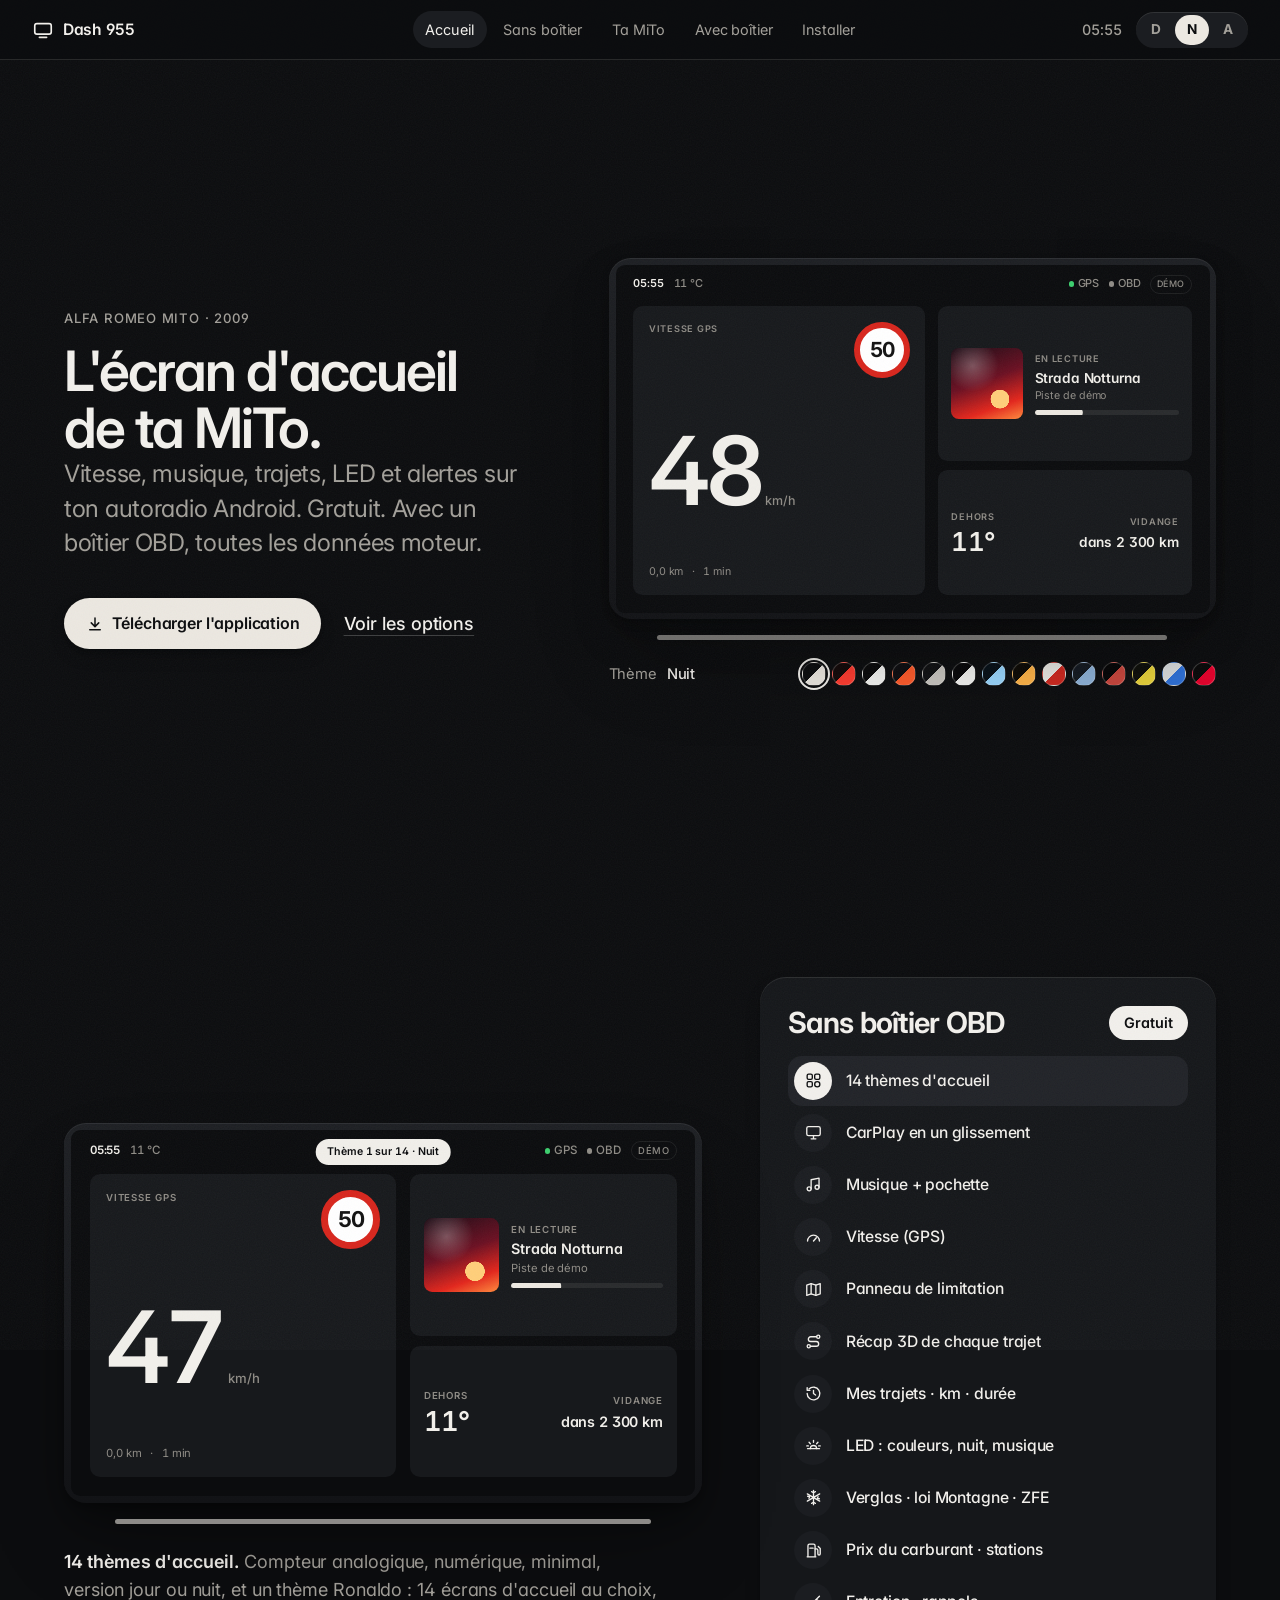
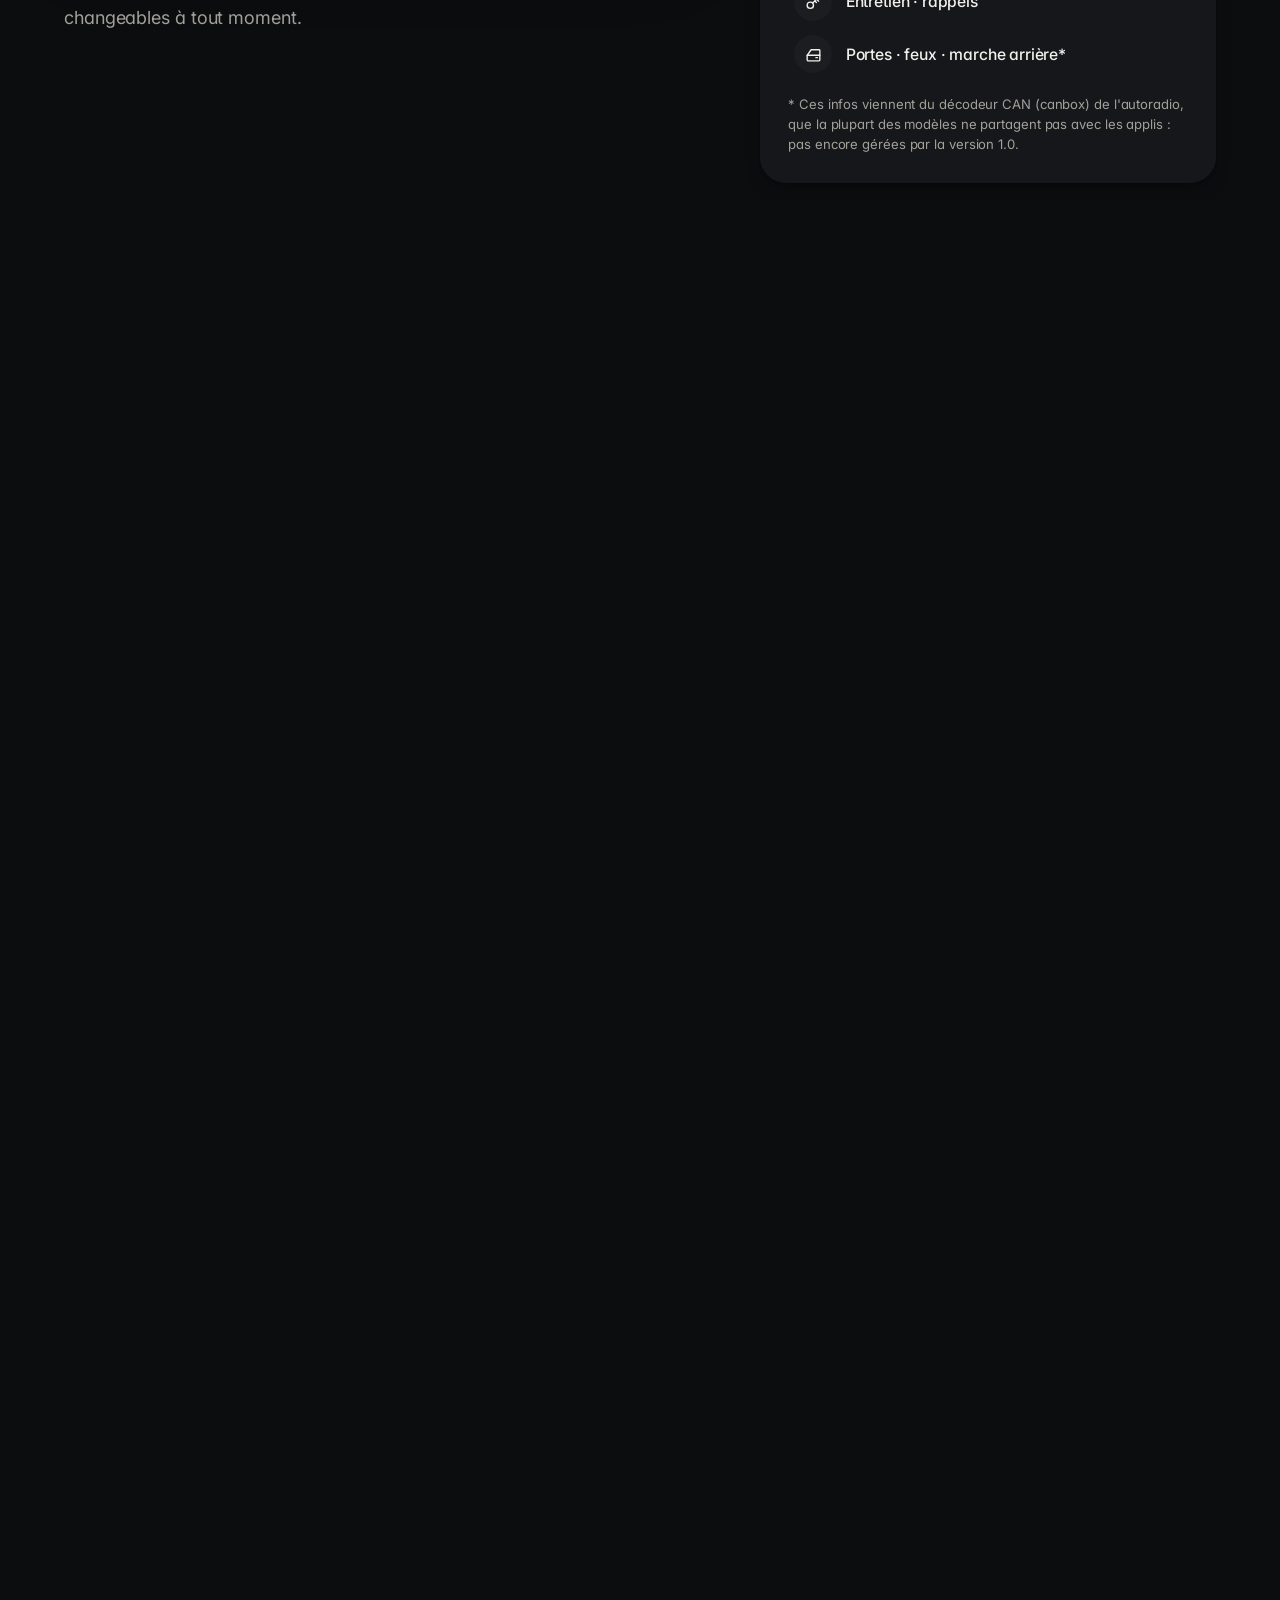
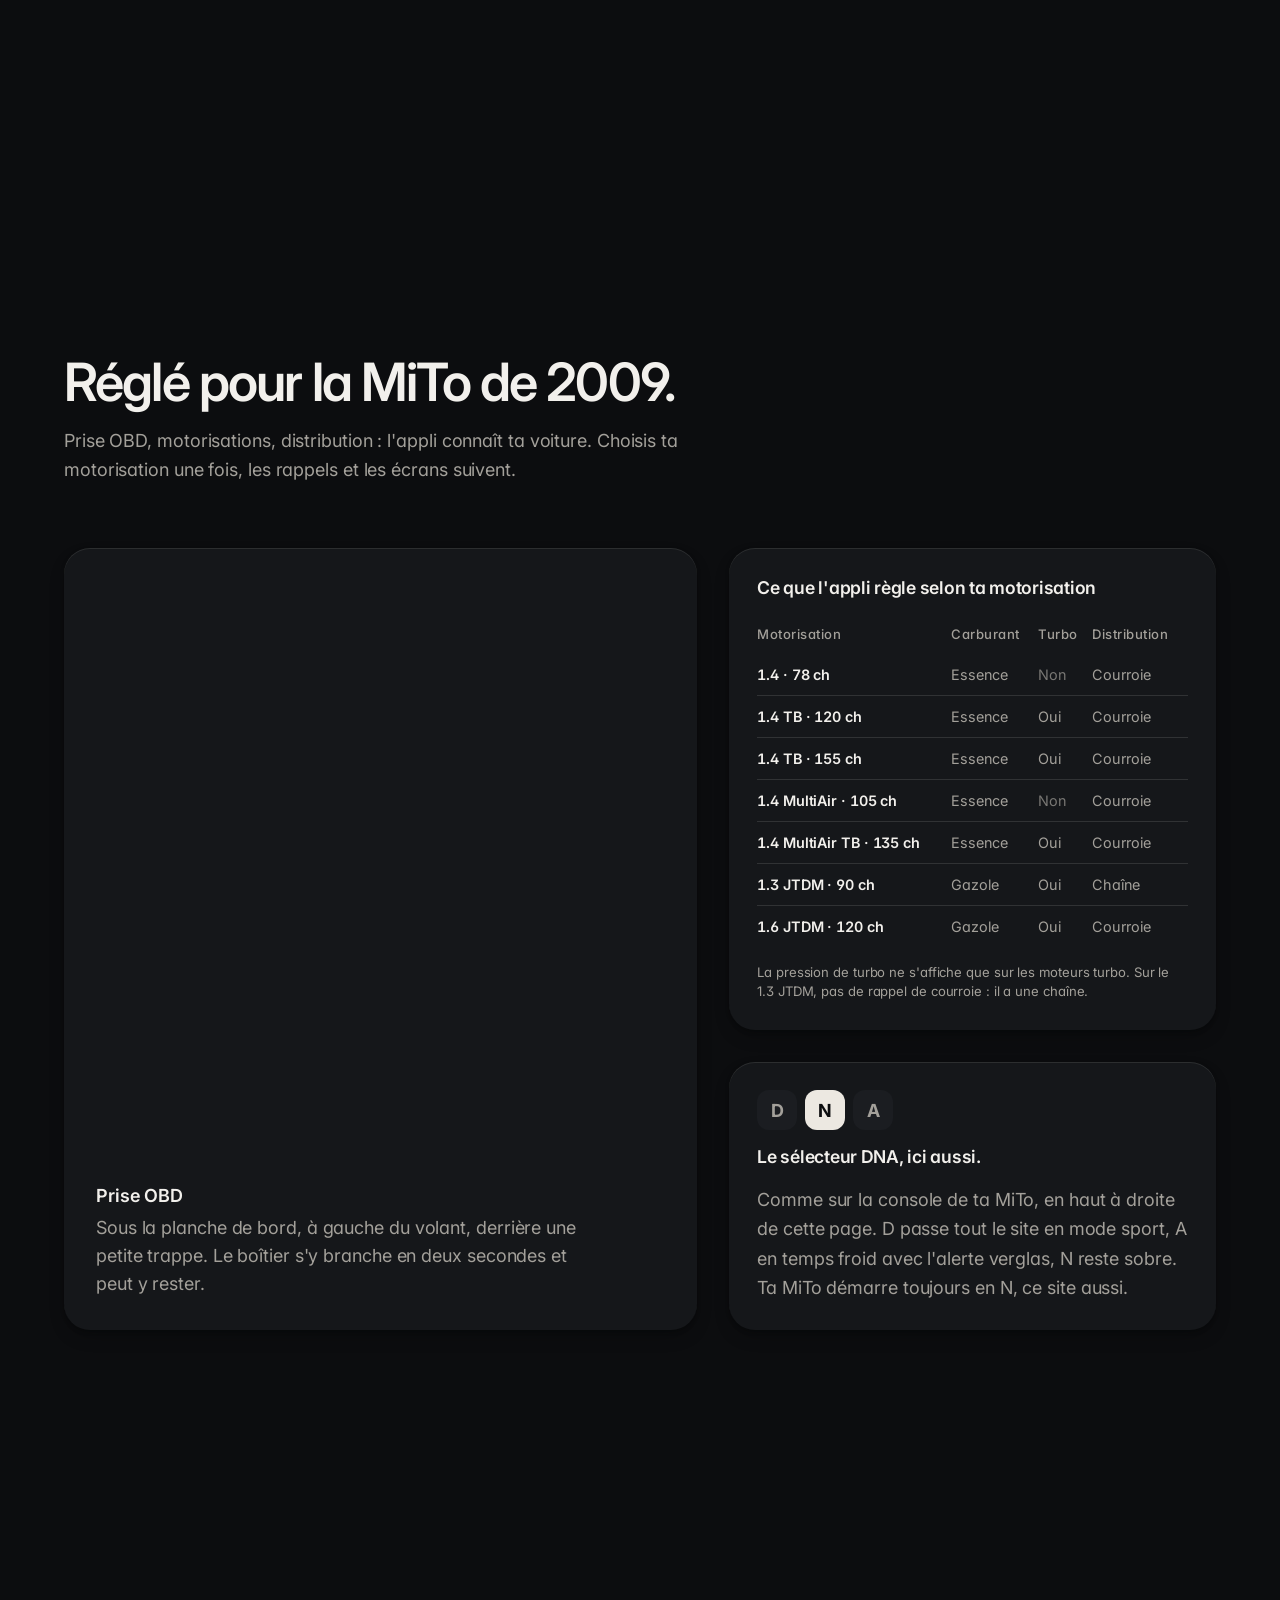
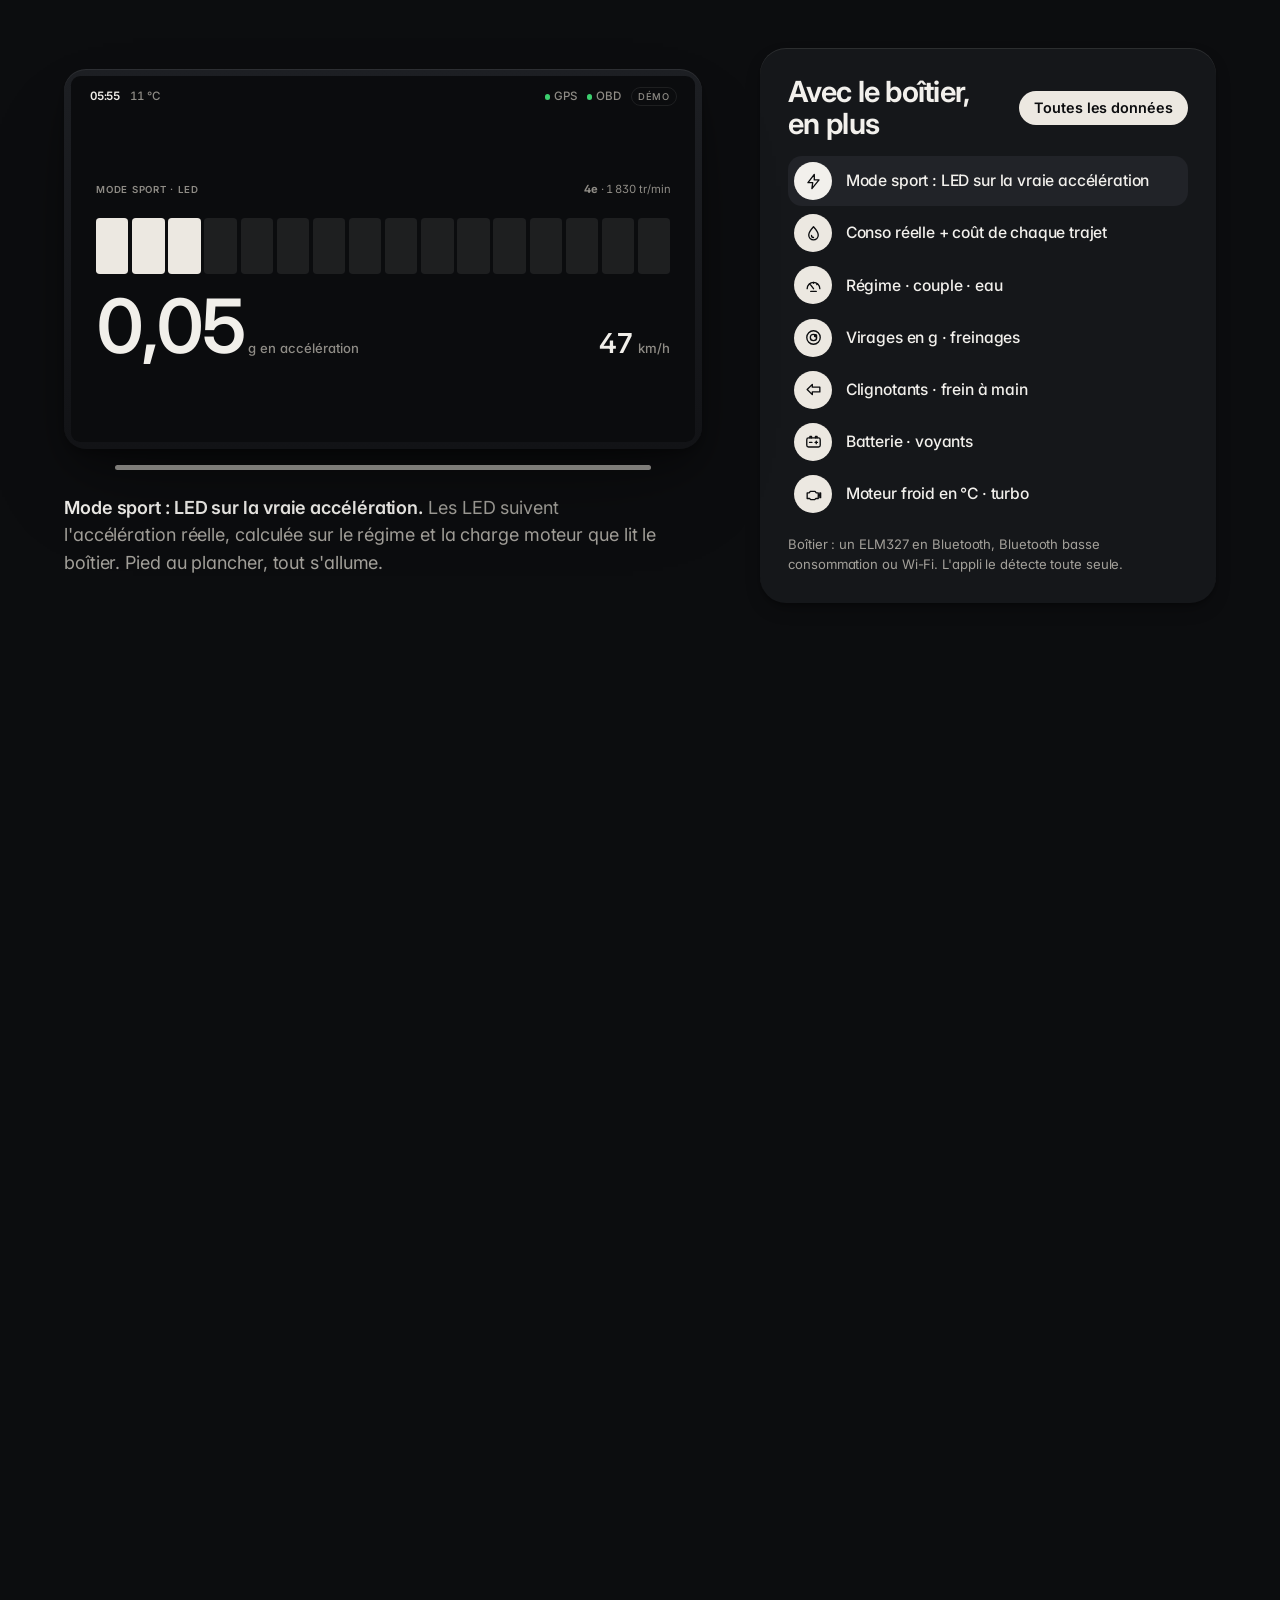
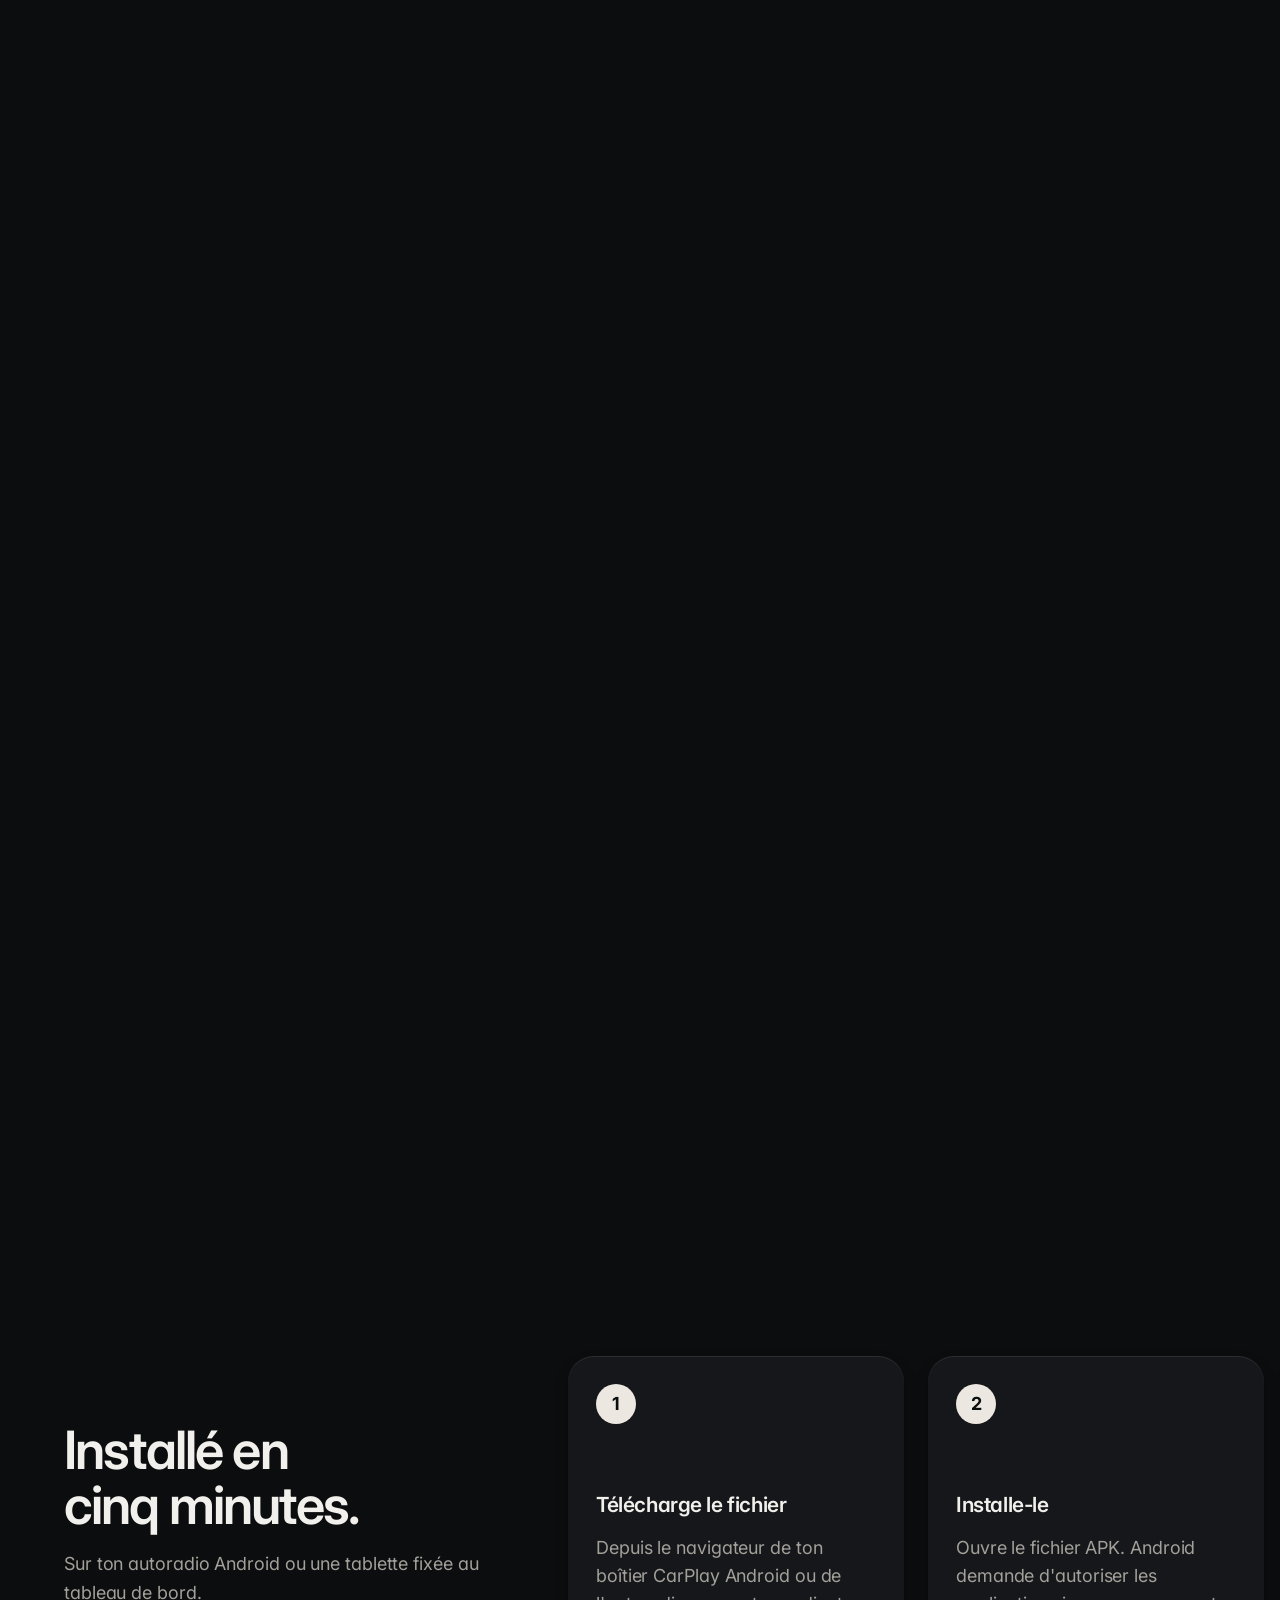
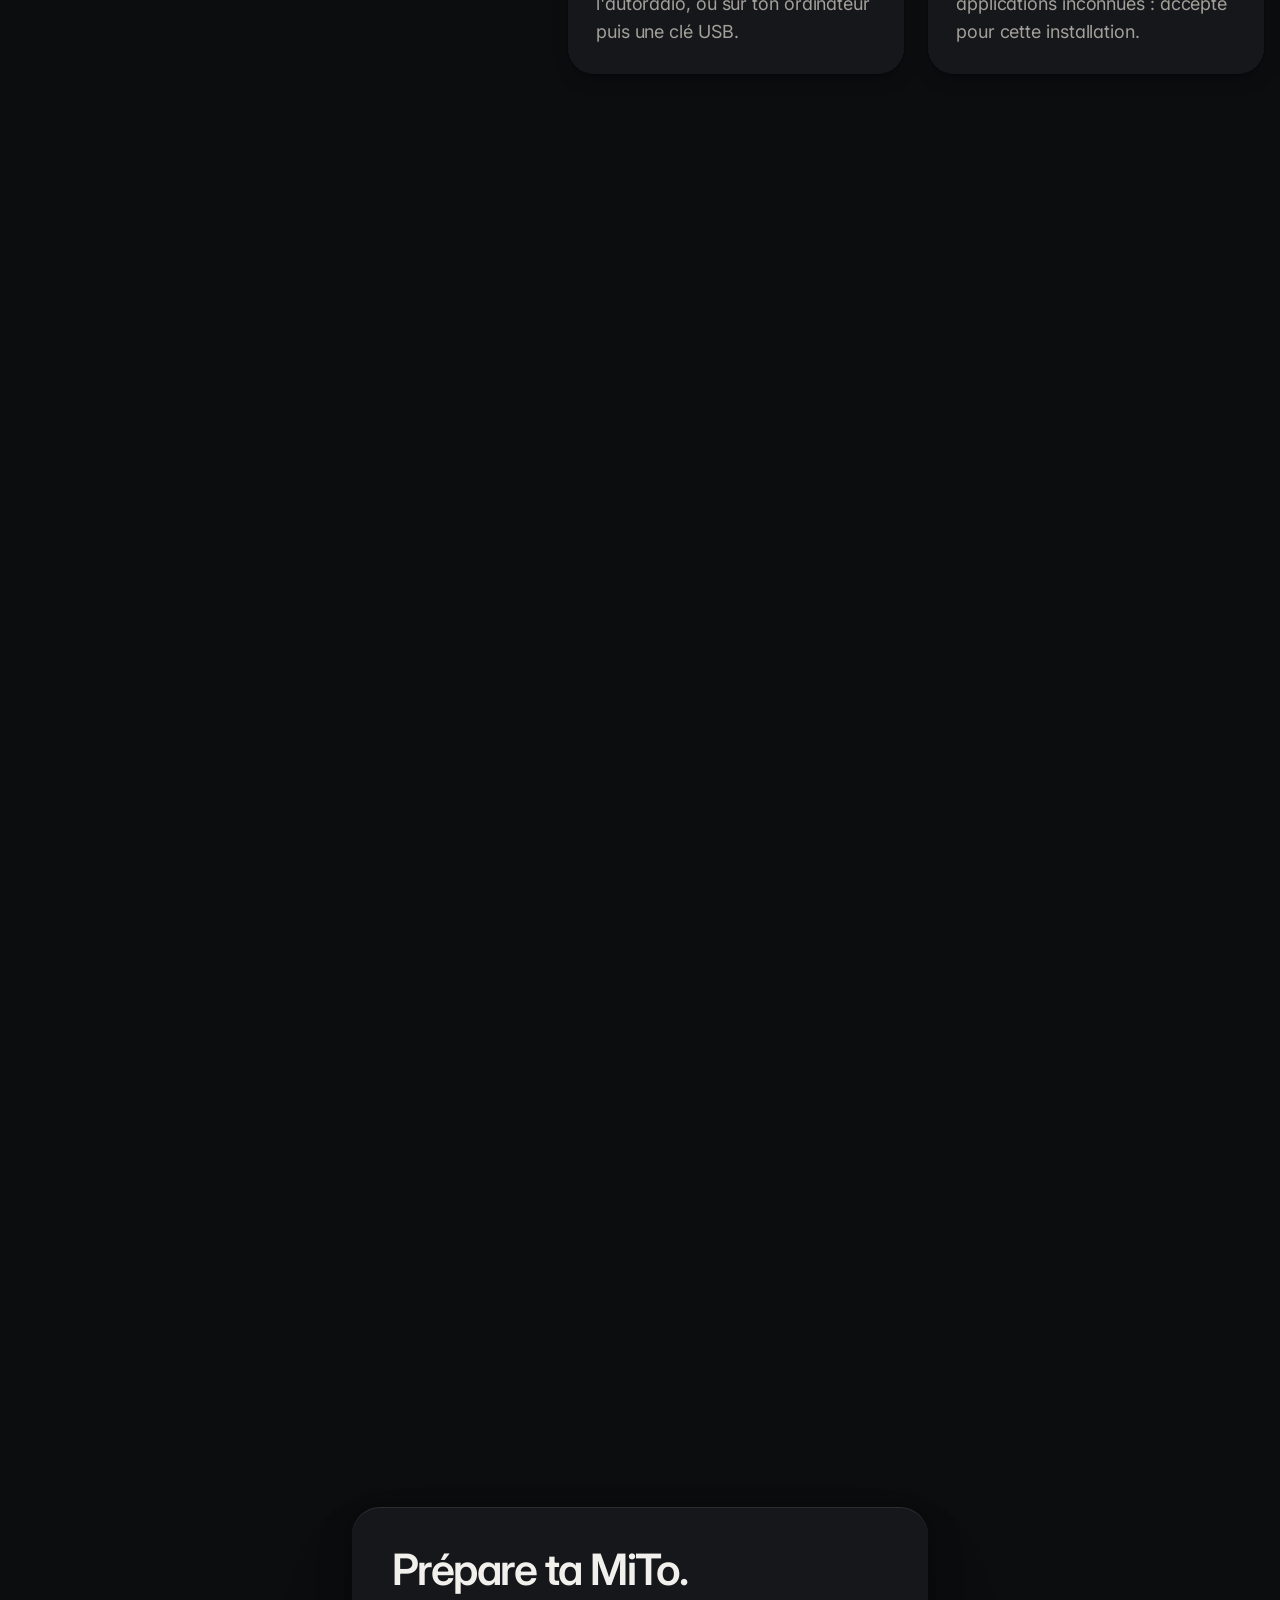
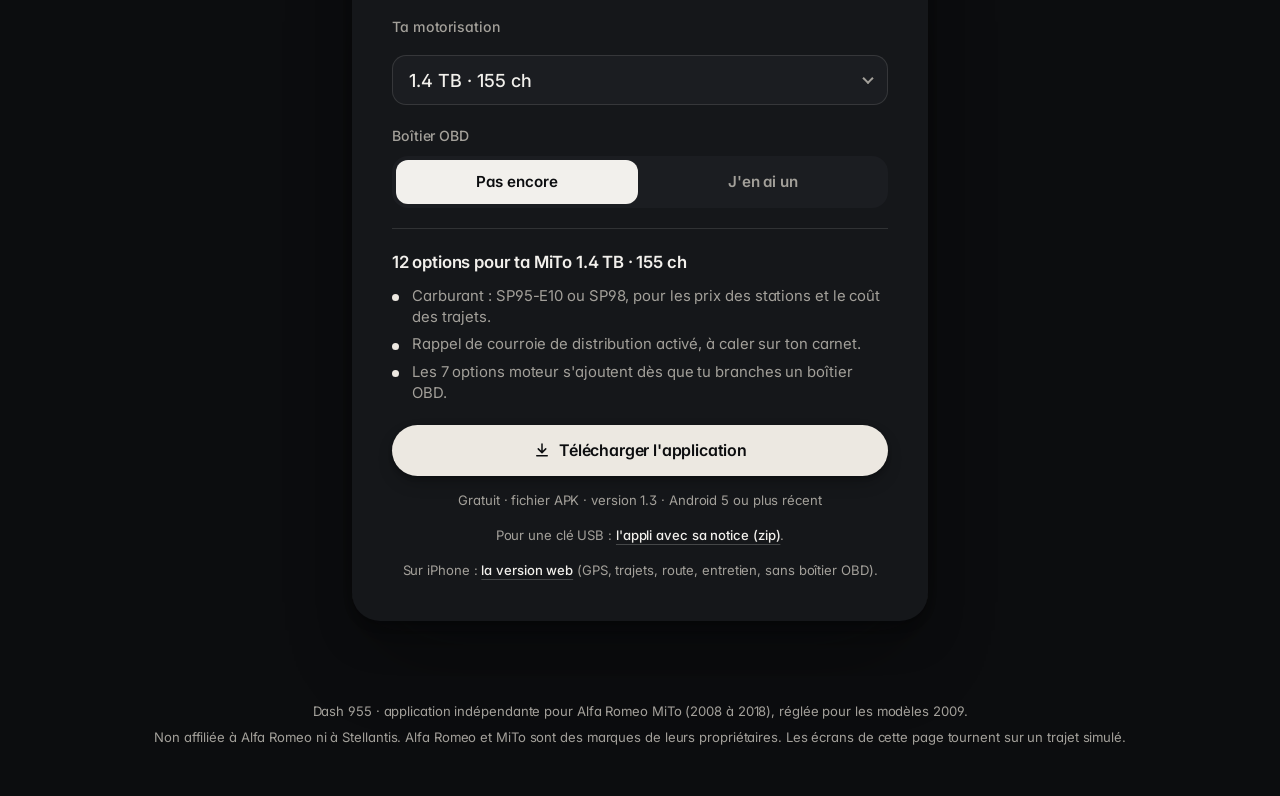
<file: sites/mito-2009/index.html>
<!doctype html>
<html lang="fr" data-dna="n">
<head>
<meta charset="utf-8">
<meta name="viewport" content="width=device-width, initial-scale=1, viewport-fit=cover">
<title>Dash 955 · l'écran d'accueil de ta Alfa Romeo MiTo 2009</title>
<meta name="description" content="Application gratuite pour autoradio Android, pensée pour l'Alfa Romeo MiTo de 2009 : 14 thèmes, vitesse GPS, musique, trajets, LED, alertes. Avec un boîtier OBD : régime, turbo, conso réelle, g, batterie.">
<meta name="theme-color" content="#0c0d0f">
<meta property="og:title" content="Dash 955 · pour Alfa Romeo MiTo 2009">
<meta property="og:description" content="L'écran d'accueil de ta MiTo. Gratuit sans boîtier, toutes les données avec un boîtier OBD.">
<meta property="og:type" content="website">
<link rel="icon" href="data:image/svg+xml,<svg xmlns='http://www.w3.org/2000/svg' viewBox='0 0 32 32'><rect width='32' height='32' rx='8' fill='%230c0d0f'/><rect x='6' y='9' width='20' height='13' rx='3' fill='none' stroke='%23ece8e1' stroke-width='2'/><path d='M10 26h12' stroke='%23e3261c' stroke-width='2.4' stroke-linecap='round'/></svg>">
<link rel="preconnect" href="https://fonts.googleapis.com">
<link rel="preconnect" href="https://fonts.gstatic.com" crossorigin>
<link rel="stylesheet" href="https://fonts.googleapis.com/css2?family=Inter:opsz,wght@14..32,400..700&display=swap">
<link rel="stylesheet" href="scrollcraft.css">
<link rel="stylesheet" href="dash.css">
<script>
  /* ------------------------------------------------------------------
     RÉGLAGE DU TÉLÉCHARGEMENT
     Mets ici le lien du fichier de l'application (APK).
     Par défaut, le site pointe vers telechargement/dash955.apk :
     dépose simplement ton fichier à cet endroit avec ce nom.
     ------------------------------------------------------------------ */
  window.DASH955 = {
    fichier: "telechargement/dash955.apk",
    version: "1.3",
    android: "Android 5 ou plus récent"
  };
</script>
</head>
<body>

<div class="sc-grain" aria-hidden="true"></div>

<!-- App chrome: the head unit's own status bar is the navigation. -->
<header class="bar">
  <a class="bar__mark" href="#accueil" aria-label="Dash 955, retour en haut">
    <svg viewBox="0 0 24 24" aria-hidden="true"><rect x="3" y="5" width="18" height="11.5" rx="2.4"/><path d="M8 20h8"/></svg>
    <span>Dash 955</span>
  </a>
  <nav class="bar__tabs" aria-label="Sections">
    <a href="#accueil">Accueil</a>
    <a href="#sans-boitier">Sans boîtier</a>
    <a href="#ta-mito">Ta MiTo</a>
    <a href="#avec-boitier">Avec boîtier</a>
    <a href="#installer">Installer</a>
  </nav>
  <div class="bar__end">
    <time class="bar__clock sc-nums" data-clock>--:--</time>
    <div class="dna" role="radiogroup" aria-label="Sélecteur DNA : change l'ambiance du site">
      <button type="button" role="radio" aria-checked="false" data-dna-set="d" title="Dynamic : mode sport">D</button>
      <button type="button" role="radio" aria-checked="true"  data-dna-set="n" title="Normal">N</button>
      <button type="button" role="radio" aria-checked="false" data-dna-set="a" title="All weather : temps froid">A</button>
    </div>
  </div>
</header>

<main>

  <!-- 1 · L'accueil: the surface, already running. -->
  <section id="accueil" class="hero" data-sc-act="flow">
    <div class="sc-wrap hero__grid">
      <div class="hero__copy" data-sc-in data-sc-stagger="70">
        <p class="sc-label">Alfa Romeo MiTo · 2009</p>
        <h1 class="hero__title">L'écran d'accueil de ta MiTo.</h1>
        <p class="hero__lede">Vitesse, musique, trajets, LED et alertes sur ton autoradio Android. Gratuit. Avec un boîtier OBD, toutes les données moteur.</p>
        <div class="hero__cta">
          <a class="btn" data-download href="telechargement/dash955.apk" download>Télécharger l'application</a>
          <a class="link" href="#sans-boitier">Voir les options</a>
        </div>
      </div>

      <div class="hero__unit">
        <div class="hu" data-screen="hero" data-view="home"></div>
        <div class="themes" role="group" aria-label="14 thèmes d'accueil">
          <p class="themes__name"><span class="themes__k">Thème</span> <span data-theme-name>Nuit</span></p>
          <div class="themes__dots" data-theme-dots></div>
        </div>
      </div>
    </div>
  </section>

  <!-- 2 · Sans boîtier OBD: the surface holds while each module runs. -->
  <section id="sans-boitier" class="mods" data-sc-act="pin" data-sc-span="4.6" data-mods="free">
    <div data-sc-stage class="mods__stage">
      <div class="sc-wrap mods__grid">
        <div class="mods__unit">
          <div class="hu" data-screen="free" data-view="home"></div>
          <p class="mods__caption" aria-live="polite" data-caption></p>
        </div>
        <div class="mods__panel">
          <div class="mods__head">
            <h2 class="mods__title">Sans boîtier OBD</h2>
            <span class="pill">Gratuit</span>
          </div>
          <ul class="feats" role="list">
            <li><button type="button" class="feat" data-view="themes" data-icon="themes"><span class="feat__t">14 thèmes d'accueil</span><span class="sr" data-detail>Compteur analogique, numérique, minimal, version jour ou nuit, et un thème Ronaldo : 14 écrans d'accueil au choix, changeables à tout moment.</span></button></li>
            <li><button type="button" class="feat" data-view="carplay" data-icon="carplay"><span class="feat__t">CarPlay en un glissement</span><span class="sr" data-detail>Un glissement vers la gauche ouvre l'appli de projection de ton autoradio. La MiTo 2009 n'a pas CarPlay d'origine : c'est l'autoradio Android qui l'apporte.</span></button></li>
            <li><button type="button" class="feat" data-view="music" data-icon="music"><span class="feat__t">Musique + pochette</span><span class="sr" data-detail>Le titre en cours et sa pochette, quelle que soit l'appli musique que tu utilises sur l'autoradio.</span></button></li>
            <li><button type="button" class="feat" data-view="speed" data-icon="speed"><span class="feat__t">Vitesse (GPS)</span><span class="sr" data-detail>La vitesse vient du GPS de l'autoradio, sans rien brancher. Ton compteur affiche toujours un peu plus : c'est normal, il est réglé pour ne jamais sous-estimer.</span></button></li>
            <li><button type="button" class="feat" data-view="limit" data-icon="limit"><span class="feat__t">Panneau de limitation</span><span class="sr" data-detail>La limitation de la route en cours s'affiche à côté de ta vitesse. Le chiffre passe au rouge si tu dépasses.</span></button></li>
            <li><button type="button" class="feat" data-view="recap" data-icon="recap"><span class="feat__t">Récap 3D de chaque trajet</span><span class="sr" data-detail>À l'arrivée, ton trajet en relief : le tracé coloré selon la vitesse, la distance, la durée et la moyenne.</span></button></li>
            <li><button type="button" class="feat" data-view="trips" data-icon="trips"><span class="feat__t">Mes trajets · km · durée</span><span class="sr" data-detail>Chaque trajet est enregistré tout seul : départ, distance, durée. Les kilomètres du mois s'additionnent.</span></button></li>
            <li><button type="button" class="feat" data-view="led" data-icon="led"><span class="feat__t">LED : couleurs, nuit, musique</span><span class="sr" data-detail>Pilote un ruban LED Bluetooth dans l'habitacle : une couleur fixe, un mode nuit tamisé, ou des LED qui battent avec la musique.</span></button></li>
            <li><button type="button" class="feat" data-view="alerts" data-icon="alerts"><span class="feat__t">Verglas · loi Montagne · ZFE</span><span class="sr" data-detail>Alerte verglas à 3 °C et moins. Rappel loi Montagne : équipements hiver obligatoires du 1er novembre au 31 mars dans les communes concernées. Alerte à l'approche d'une ZFE selon ta vignette Crit'Air.</span></button></li>
            <li><button type="button" class="feat" data-view="fuel" data-icon="fuel"><span class="feat__t">Prix du carburant · stations</span><span class="sr" data-detail>Les stations autour de toi et leur prix pour ton carburant (SP95-E10, SP98 ou gazole), triées du moins cher au plus cher.</span></button></li>
            <li><button type="button" class="feat" data-view="service" data-icon="service"><span class="feat__t">Entretien · rappels</span><span class="sr" data-detail>Vidange, distribution, contrôle technique, pneus hiver : l'appli te prévient avant l'échéance. Intervalles pré-réglés selon ta motorisation, à ajuster d'après ton carnet d'entretien.</span></button></li>
            <li><button type="button" class="feat" data-view="body" data-icon="body"><span class="feat__t">Portes · feux · marche arrière*</span><span class="sr" data-detail>Une porte ouverte, les feux allumés, la marche arrière enclenchée : tout s'affiche sur la silhouette de la MiTo, 3 portes et hayon.</span></button></li>
          </ul>
          <p class="mods__note">* Ces infos viennent du décodeur CAN (canbox) de l'autoradio, que la plupart des modèles ne partagent pas avec les applis : pas encore gérées par la version 1.0.</p>
        </div>
      </div>
    </div>
  </section>

  <!-- 3 · Ta MiTo: the one act that reads like a document. -->
  <section id="ta-mito" class="mito sc-section" data-sc-act="flow">
    <div class="sc-wrap">
      <div class="mito__intro" data-sc-in data-sc-stagger="70">
        <h2 class="mito__title">Réglé pour la MiTo de 2009.</h2>
        <p class="sc-body">Prise OBD, motorisations, distribution : l'appli connaît ta voiture. Choisis ta motorisation une fois, les rappels et les écrans suivent.</p>
      </div>

      <div class="mito__grid">
        <figure class="port" data-sc-in>
          <svg class="port__draw" viewBox="0 0 640 400" role="img" aria-labelledby="port-t">
            <title id="port-t">Vue conducteur du bas de la planche de bord de la MiTo : la prise OBD se trouve derrière une trappe, à gauche du volant.</title>
            <!-- dashboard top, binnacle -->
            <path pathLength="1" class="ln ln--soft" d="M14 72 C140 52 250 46 330 46 C420 46 520 54 626 74"/>
            <path pathLength="1" class="ln ln--soft" d="M236 62 C260 34 400 34 424 62"/>
            <!-- steering wheel -->
            <circle pathLength="1" class="ln" cx="330" cy="164" r="104"/>
            <circle pathLength="1" class="ln ln--soft" cx="330" cy="164" r="90"/>
            <circle pathLength="1" class="ln" cx="330" cy="164" r="30"/>
            <path pathLength="1" class="ln" d="M300 166 L240 170 M360 166 L420 170 M318 192 L308 252 M342 192 L352 252"/>
            <!-- column -->
            <path pathLength="1" class="ln ln--soft" d="M304 268 L296 318 M356 268 L364 318"/>
            <!-- lower dash edge and knee panel -->
            <path pathLength="1" class="ln" d="M14 236 C110 230 190 228 236 228 M424 228 C480 228 560 232 626 238"/>
            <path pathLength="1" class="ln" d="M44 252 C110 246 190 244 258 244 L270 338 C200 340 120 344 56 352 Z"/>
            <!-- the OBD flap -->
            <rect pathLength="1" class="ln ln--hot" x="150" y="276" width="70" height="42" rx="8"/>
            <circle class="port__dot" cx="185" cy="297" r="6"/>
            <text x="150" y="268">OBD</text>
            <!-- pedals -->
            <path pathLength="1" class="ln ln--soft" d="M286 344 h30 v48 h-30 z M336 344 h38 v42 h-38 z M396 344 h52 v32 h-52 z"/>
          </svg>
          <figcaption>
            <span class="port__k">Prise OBD</span>
            Sous la planche de bord, à gauche du volant, derrière une petite trappe. Le boîtier s'y branche en deux secondes et peut y rester.
          </figcaption>
        </figure>

        <div class="engines" data-sc-in>
          <h3 class="engines__title">Ce que l'appli règle selon ta motorisation</h3>
          <div class="engines__scroll">
            <table>
              <thead><tr><th scope="col">Motorisation</th><th scope="col">Carburant</th><th scope="col">Turbo</th><th scope="col">Distribution</th></tr></thead>
              <tbody>
                <tr><th scope="row">1.4 · 78&nbsp;ch</th><td>Essence</td><td class="no">Non</td><td>Courroie</td></tr>
                <tr><th scope="row">1.4 TB · 120&nbsp;ch</th><td>Essence</td><td>Oui</td><td>Courroie</td></tr>
                <tr><th scope="row">1.4 TB · 155&nbsp;ch</th><td>Essence</td><td>Oui</td><td>Courroie</td></tr>
                <tr><th scope="row">1.4 MultiAir · 105&nbsp;ch</th><td>Essence</td><td class="no">Non</td><td>Courroie</td></tr>
                <tr><th scope="row">1.4 MultiAir TB · 135&nbsp;ch</th><td>Essence</td><td>Oui</td><td>Courroie</td></tr>
                <tr><th scope="row">1.3 JTDM · 90&nbsp;ch</th><td>Gazole</td><td>Oui</td><td>Chaîne</td></tr>
                <tr><th scope="row">1.6 JTDM · 120&nbsp;ch</th><td>Gazole</td><td>Oui</td><td>Courroie</td></tr>
              </tbody>
            </table>
          </div>
          <p class="engines__note">La pression de turbo ne s'affiche que sur les moteurs turbo. Sur le 1.3 JTDM, pas de rappel de courroie : il a une chaîne.</p>
        </div>

        <div class="dnabox" data-sc-in>
          <p class="dnabox__letters" aria-hidden="true"><span>D</span><span>N</span><span>A</span></p>
          <h3 class="dnabox__title">Le sélecteur DNA, ici aussi.</h3>
          <p class="sc-body">Comme sur la console de ta MiTo, en haut à droite de cette page. D passe tout le site en mode sport, A en temps froid avec l'alerte verglas, N reste sobre. Ta MiTo démarre toujours en N, ce site aussi.</p>
        </div>
      </div>
    </div>
  </section>

  <!-- 4 · Avec le boîtier: same surface, now wired to the engine. -->
  <section id="avec-boitier" class="mods mods--box" data-sc-act="pin" data-sc-span="3.1" data-mods="box">
    <div data-sc-stage class="mods__stage">
      <div class="sc-wrap mods__grid">
        <div class="mods__unit">
          <div class="hu" data-screen="box" data-view="sport" data-obd="1"></div>
          <p class="mods__caption" aria-live="polite" data-caption></p>
        </div>
        <div class="mods__panel">
          <div class="mods__head">
            <h2 class="mods__title">Avec le boîtier, en plus</h2>
            <span class="pill pill--solid">Toutes les données</span>
          </div>
          <ul class="feats feats--box" role="list">
            <li><button type="button" class="feat" data-view="sport" data-icon="sport"><span class="feat__t">Mode sport : LED sur la vraie accélération</span><span class="sr" data-detail>Les LED suivent l'accélération réelle, calculée sur le régime et la charge moteur que lit le boîtier. Pied au plancher, tout s'allume.</span></button></li>
            <li><button type="button" class="feat" data-view="conso" data-icon="conso"><span class="feat__t">Conso réelle + coût de chaque trajet</span><span class="sr" data-detail>Consommation instantanée et moyenne calculées sur les données moteur, et le coût de chaque trajet au prix de ton carburant.</span></button></li>
            <li><button type="button" class="feat" data-view="gauges" data-icon="gauges"><span class="feat__t">Régime · couple · eau</span><span class="sr" data-detail>Régime moteur, couple estimé et température d'eau, en direct.</span></button></li>
            <li><button type="button" class="feat" data-view="g" data-icon="g"><span class="feat__t">Virages en g · freinages</span><span class="sr" data-detail>La force en virage et au freinage, en g, avec les maximums de chaque trajet.</span></button></li>
            <li><button type="button" class="feat" data-view="signals" data-icon="signals"><span class="feat__t">Clignotants · frein à main</span><span class="sr" data-detail>Sur la MiTo, clignotants et frein à main passent par le réseau carrosserie (B-CAN, broches 1 et 9 de la prise OBD), qu'un boîtier ELM327 standard ne lit pas. Pas encore gérés par la version 1.0.</span></button></li>
            <li><button type="button" class="feat" data-view="battery" data-icon="battery"><span class="feat__t">Batterie · voyants</span><span class="sr" data-detail>Tension de la batterie en direct (autour de 14 V moteur tournant, 12,6 V à l'arrêt) et lecture des codes défaut quand un voyant s'allume.</span></button></li>
            <li><button type="button" class="feat" data-view="cold" data-icon="cold"><span class="feat__t">Moteur froid en °C · turbo</span><span class="sr" data-detail>Tant que l'eau est sous 70 °C, l'écran te rappelle de ménager le moteur. Pression de turbo en bar sur les 1.4 TB, MultiAir TB et JTDM.</span></button></li>
          </ul>
          <p class="mods__note">Boîtier : un ELM327 en Bluetooth, Bluetooth basse consommation ou Wi-Fi. L'appli le détecte toute seule.</p>
        </div>
      </div>
    </div>
  </section>

  <!-- 5 · Installer: lateral travel, one step per stop. -->
  <section id="installer" class="steps" data-sc-act="pan" data-sc-span="2.2">
    <div data-sc-stage class="steps__stage">
      <ol class="steps__rail" data-sc-pan="0.08">
        <li class="steps__lead">
          <h2 class="steps__title">Installé en cinq minutes.</h2>
          <p class="sc-body">Sur ton autoradio Android ou une tablette fixée au tableau de bord.</p>
        </li>
        <li class="step"><span class="step__n">1</span><h3>Télécharge le fichier</h3><p>Depuis le navigateur de ton boîtier CarPlay Android ou de l'autoradio, ou sur ton ordinateur puis une clé USB.</p></li>
        <li class="step"><span class="step__n">2</span><h3>Installe-le</h3><p>Ouvre le fichier APK. Android demande d'autoriser les applications inconnues : accepte pour cette installation.</p></li>
        <li class="step"><span class="step__n">3</span><h3>Fais-en ton accueil</h3><p>Choisis Dash 955 comme écran d'accueil. Autorise la localisation (vitesse) et l'accès aux notifications (titre et pochette).</p></li>
        <li class="step"><span class="step__n">4</span><h3>Branche le boîtier</h3><p>En option. Prise OBD à gauche du volant, contact mis, puis « Détecter mon boîtier » dans l'onglet Moteur.</p></li>
        <li class="step"><span class="step__n">5</span><h3>Roule</h3><p>Ton premier récap 3D t'attend à l'arrivée. Les réglages se font à l'arrêt.</p></li>
      </ol>
    </div>
  </section>

  <!-- 6 · Télécharger: the close is a first-run step, a real input. -->
  <section id="telecharger" class="setup" data-sc-act="flow">
    <div class="sc-wrap setup__wrap">
      <form class="setup__card" data-setup data-sc-in onsubmit="return false">
        <h2 class="setup__title">Prépare ta MiTo.</h2>
        <div class="setup__row">
          <label for="engine">Ta motorisation</label>
          <div class="select">
            <select id="engine" name="engine" data-engine>
              <option value="14-78">1.4 · 78 ch</option>
              <option value="14tb-120">1.4 TB · 120 ch</option>
              <option value="14tb-155" selected>1.4 TB · 155 ch</option>
              <option value="14ma-105">1.4 MultiAir · 105 ch</option>
              <option value="14ma-135">1.4 MultiAir TB · 135 ch</option>
              <option value="13jtdm-90">1.3 JTDM · 90 ch</option>
              <option value="16jtdm-120">1.6 JTDM · 120 ch</option>
            </select>
          </div>
        </div>
        <fieldset class="setup__row">
          <legend>Boîtier OBD</legend>
          <div class="seg">
            <label><input type="radio" name="obd" value="0" checked data-obd-choice><span>Pas encore</span></label>
            <label><input type="radio" name="obd" value="1" data-obd-choice><span>J'en ai un</span></label>
          </div>
        </fieldset>
        <output class="setup__out" data-setup-out aria-live="polite"></output>
        <a class="btn btn--wide" data-download href="telechargement/dash955.apk" download>Télécharger l'application</a>
        <p class="setup__meta" data-file-meta>Gratuit · fichier APK · Android 5 ou plus récent</p>
        <p class="setup__meta">Pour une clé USB : <a class="link" href="telechargement/dash955-cle-usb.zip" download>l'appli avec sa notice (zip)</a>.</p>
        <p class="setup__meta">Sur iPhone : <a class="link" href="app/index.html">la version web</a> (GPS, trajets, route, entretien, sans boîtier OBD).</p>
      </form>
    </div>
    <footer class="foot sc-wrap">
      <p>Dash 955 · application indépendante pour Alfa Romeo MiTo (2008 à 2018), réglée pour les modèles 2009.</p>
      <p>Non affiliée à Alfa Romeo ni à Stellantis. Alfa Romeo et MiTo sont des marques de leurs propriétaires. Les écrans de cette page tournent sur un trajet simulé.</p>
    </footer>
  </section>

</main>

<script src="scrollcraft.js"></script>
<script>ScrollCraft.mount(document.body);</script>
<script src="dash.js"></script>
</body>
</html>
</file>
<file: sites/mito-2009/scrollcraft.css>
/* ============================================================================
   scrollcraft.css: the taste floor
   ----------------------------------------------------------------------------
   Two layers, and the split matters:

     TOKENS   what you override per brand. Colour roles, the type ramp, the
              spacing scale, elevation, motion. A brand is ~12 values.
     DEVICES  what the engine drives. Do not restyle these to taste; they are
              the mechanism. Style your own markup instead.

   Nothing here draws a "component". There are no card, badge, or pill classes,
   because a stylesheet that ships those is how every page built on it ends up
   with the same shapes. You get a floor and a vocabulary; the composition is
   yours.
   ========================================================================== */

/* ---------------------------------------------------------------- tokens -- */
:root {
  /* --- colour roles. Override these six and the page is rebranded. -------- */
  --sc-canvas:      #08090b;   /* the page ground. Drift interpolates this.   */
  --sc-surface:     #101217;   /* anything raised off the ground             */
  --sc-ink:         #f4f2ef;   /* primary text                               */
  --sc-ink-soft:    #9a9ba1;   /* secondary text. Tinted, never flat gray.   */
  --sc-accent:      #d8ff3e;   /* ONE accent. It owns a region, not confetti. */
  --sc-accent-ink:  #08090b;   /* text that sits on the accent               */

  --sc-hairline:    color-mix(in oklab, var(--sc-ink) 12%, transparent);
  --sc-hairline-strong: color-mix(in oklab, var(--sc-ink) 22%, transparent);

  /* --- type. Two families max. Display carries voice, text carries prose. - */
  --sc-font-display: "Instrument Sans", "Geist", system-ui, sans-serif;
  --sc-font-text:    "Geist", system-ui, sans-serif;
  --sc-font-mono:    "Geist Mono", ui-monospace, monospace;

  /* Fluid ramp. Tracking tightens as size grows because a face set at 6rem
     with 0 tracking reads loose; this is optical correction, not decoration. */
  --sc-t-xs:   clamp(0.75rem, 0.72rem + 0.15vw, 0.82rem);
  --sc-t-sm:   clamp(0.875rem, 0.84rem + 0.18vw, 0.95rem);
  --sc-t-base: clamp(1rem, 0.96rem + 0.22vw, 1.125rem);
  --sc-t-lg:   clamp(1.2rem, 1.1rem + 0.5vw, 1.5rem);
  --sc-t-xl:   clamp(1.6rem, 1.35rem + 1.2vw, 2.25rem);
  --sc-t-2xl:  clamp(2.1rem, 1.6rem + 2.4vw, 3.4rem);
  --sc-t-3xl:  clamp(2.8rem, 1.9rem + 4.2vw, 5rem);
  --sc-t-4xl:  clamp(3.4rem, 1.9rem + 6.6vw, 7.5rem);

  --sc-track-tight:  -0.035em;
  --sc-track-snug:   -0.02em;
  --sc-track-normal: -0.005em;
  --sc-track-wide:    0.08em;

  --sc-leading-none: 0.94;
  --sc-leading-tight: 1.06;
  --sc-leading-body: 1.62;

  --sc-measure: 62ch;

  /* --- space. 4px base: the useful middle steps an 8-only scale misses. --- */
  --sc-1: 0.25rem;  --sc-2: 0.5rem;   --sc-3: 0.75rem;  --sc-4: 1rem;
  --sc-5: 1.5rem;   --sc-6: 2rem;     --sc-7: 3rem;     --sc-8: 4rem;
  --sc-9: 6rem;     --sc-10: 8rem;    --sc-11: 12rem;

  /* Section rhythm is fluid so a phone doesn't inherit desktop air. */
  --sc-section: clamp(4.5rem, 9vw, 11rem);
  --sc-gutter:  clamp(1.25rem, 5vw, 5.5rem);
  --sc-maxw:    82rem;

  /* --- radius. Pick one scale for the page and hold it. ------------------- */
  --sc-r-sm: 6px;  --sc-r-md: 12px;  --sc-r-lg: 20px;  --sc-r-pill: 999px;

  /* --- elevation. Every shadow has an offset AND a soft blur, and is tinted
         to the canvas hue. A zero-offset coloured halo is decoration, not
         depth, so there isn't one here. ---------------------------------- */
  --sc-shadow-color: 220 40% 2%;
  --sc-e1: 0 1px 2px hsl(var(--sc-shadow-color) / 0.28),
           0 2px 6px -1px hsl(var(--sc-shadow-color) / 0.20);
  --sc-e2: 0 2px 4px hsl(var(--sc-shadow-color) / 0.24),
           0 8px 18px -4px hsl(var(--sc-shadow-color) / 0.30);
  --sc-e3: 0 4px 8px hsl(var(--sc-shadow-color) / 0.22),
           0 18px 40px -8px hsl(var(--sc-shadow-color) / 0.38),
           0 48px 90px -24px hsl(var(--sc-shadow-color) / 0.30);

  /* Edge light: a 1px top highlight sells a raised surface better than any
     amount of blur, because real raised things catch light on their lip. */
  --sc-edge: inset 0 1px 0 color-mix(in oklab, var(--sc-ink) 10%, transparent);

  /* --- motion. Built-in CSS easings are too weak for UI. ------------------ */
  --sc-ease-out:    cubic-bezier(0.23, 1, 0.32, 1);
  --sc-ease-in-out: cubic-bezier(0.77, 0, 0.175, 1);
  --sc-ease-drawer: cubic-bezier(0.32, 0.72, 0, 1);
  --sc-d-fast: 160ms;  --sc-d-base: 240ms;  --sc-d-slow: 420ms;

  --sc-z-stage: 1; --sc-z-copy: 20; --sc-z-chrome: 60;
}

/* --------------------------------------------------------------- reset -- */
*, *::before, *::after { box-sizing: border-box; }
html { -webkit-text-size-adjust: 100%; scroll-behavior: smooth; }
@media (prefers-reduced-motion: reduce) { html { scroll-behavior: auto; } }

body {
  margin: 0;
  background: var(--sc-canvas);
  color: var(--sc-ink);
  font-family: var(--sc-font-text);
  font-size: var(--sc-t-base);
  line-height: var(--sc-leading-body);
  letter-spacing: var(--sc-track-normal);
  -webkit-font-smoothing: antialiased;
  text-rendering: optimizeLegibility;
  font-synthesis-weight: none;
  overflow-x: clip;
}
img, video, canvas, svg { display: block; max-width: 100%; }
button, input, select, textarea { font: inherit; color: inherit; }

/* ------------------------------------------------- the browser surfaces --
   The parts you did not draw still carry the design. Selection, caret, focus
   ring, scrollbar and tabular numerals all ship with defaults that belong to no
   design system. Theming them is the cheapest signal that a page was built
   rather than assembled, and it is the step that gets skipped most reliably. */
::selection { background: var(--sc-accent); color: var(--sc-accent-ink); }
:root { caret-color: var(--sc-accent); accent-color: var(--sc-accent); }
:focus-visible {
  outline: 2px solid var(--sc-accent);
  outline-offset: 3px;
  border-radius: var(--sc-r-sm);
}
:where(a) { color: inherit; text-decoration-thickness: 1px; text-underline-offset: 0.22em; }
@supports (scrollbar-color: auto) {
  html { scrollbar-color: color-mix(in oklab, var(--sc-ink) 26%, transparent) transparent; scrollbar-width: thin; }
}
:where(table, .sc-nums, [data-sc-count]) { font-variant-numeric: tabular-nums; }

/* ----------------------------------------------------------- typography -- */
.sc-display {
  font-family: var(--sc-font-display);
  font-weight: 500;
  line-height: var(--sc-leading-none);
  letter-spacing: var(--sc-track-tight);
  text-wrap: balance;
  margin: 0;
}
.sc-display--xl { font-size: var(--sc-t-4xl); }
.sc-display--lg { font-size: var(--sc-t-3xl); }
.sc-display--md { font-size: var(--sc-t-2xl); letter-spacing: var(--sc-track-snug); }
.sc-lede {
  font-size: var(--sc-t-lg);
  line-height: 1.44;
  letter-spacing: var(--sc-track-snug);
  color: var(--sc-ink);
  max-width: 46ch;
  text-wrap: pretty;
  margin: 0;
}
.sc-body { max-width: var(--sc-measure); color: var(--sc-ink-soft); text-wrap: pretty; margin: 0; }
.sc-label {
  font-family: var(--sc-font-mono);
  font-size: var(--sc-t-xs);
  letter-spacing: var(--sc-track-wide);
  text-transform: uppercase;
  color: var(--sc-ink-soft);
}

/* ---------------------------------------------------------------- layout -- */
.sc-wrap { width: 100%; max-width: var(--sc-maxw); margin-inline: auto; padding-inline: var(--sc-gutter); }
.sc-section { padding-block: var(--sc-section); }
/* More space above a heading than below it: the gap belongs to the boundary,
   not to the pair. */
.sc-stack > * + * { margin-top: var(--sc-4); }
.sc-stack > :is(h1,h2,h3) { margin-top: var(--sc-7); }
.sc-stack > :is(h1,h2,h3):first-child { margin-top: 0; }
.sc-rule { height: 1px; border: 0; background: var(--sc-hairline); margin: 0; }

/* =============================================================== DEVICES ==
   Driven by the engine. Restyle your own markup, not these.                */

.sc-act--pinned { position: relative; }
.sc-stage {
  position: sticky; top: 0;
  height: 100vh; height: 100svh;
  overflow: clip;
  z-index: var(--sc-z-stage);
}

/* scrub / sequence media */
.sc-stage :is(video[data-sc-scrub], canvas[data-sc-sequence], .sc-stage__poster) {
  position: absolute; inset: 0;
  width: 100%; height: 100%;
  object-fit: cover;
}
video[data-sc-scrub] { opacity: 0; transition: opacity 380ms var(--sc-ease-out); }
.sc-has-clip video[data-sc-scrub] { opacity: 1; }
/* The poster is a live frame-holder, not a placeholder: it stays up until a
   real video frame has painted, which is what stops the blank-stage flash. */
.sc-stage__poster { z-index: 0; transition: opacity 380ms var(--sc-ease-out); }
.sc-has-clip .sc-stage__poster { opacity: 0; }

/* A scrim only where text sits. A full-frame darkening layer flattens the
   image everywhere to fix contrast in one corner. */
.sc-scrim {
  position: absolute; inset: 0; pointer-events: none; z-index: 1;
  background: linear-gradient(
    var(--sc-scrim-angle, 180deg),
    color-mix(in oklab, var(--sc-canvas) var(--sc-scrim-a, 78%), transparent) 0%,
    color-mix(in oklab, var(--sc-canvas) 30%, transparent) 42%,
    transparent 68%);
}
/* Point the scrim at the copy. A scrim gradient that darkens the top while the
   copy sits at the bottom fixes contrast nowhere and flattens the image
   everywhere, which is the most common way text-over-video goes wrong. */
.sc-scrim--bottom { --sc-scrim-angle: 0deg; }
.sc-scrim--left   { --sc-scrim-angle: 90deg; }
.sc-scrim--right  { --sc-scrim-angle: 270deg; }

/* Corner scrims, for copy anchored to a corner. An edge gradient has to darken
   a whole band across the frame to cover one corner; a corner gradient puts the
   density where the text is and leaves the rest of the image alone. Pair with
   .sc-copy--lead / .sc-copy--trail. */
.sc-scrim--lead {
  background: linear-gradient(to top right,
    color-mix(in oklab, var(--sc-canvas) 94%, transparent) 0%,
    color-mix(in oklab, var(--sc-canvas) 72%, transparent) 30%,
    color-mix(in oklab, var(--sc-canvas) 30%, transparent) 52%,
    transparent 72%);
}
.sc-scrim--trail {
  background: linear-gradient(to top left,
    color-mix(in oklab, var(--sc-canvas) 94%, transparent) 0%,
    color-mix(in oklab, var(--sc-canvas) 72%, transparent) 30%,
    color-mix(in oklab, var(--sc-canvas) 30%, transparent) 52%,
    transparent 72%);
}
/* A band across the bottom, for copy that spans the full width of the frame.
   That is what both corner anchors become below 860px, and it is also the right
   shape whenever the copy block is wider than a corner. */
.sc-scrim--band {
  background: linear-gradient(to top,
    color-mix(in oklab, var(--sc-canvas) 94%, transparent) 0%,
    color-mix(in oklab, var(--sc-canvas) 74%, transparent) 22%,
    color-mix(in oklab, var(--sc-canvas) 30%, transparent) 42%,
    transparent 58%);
}
.sc-scrim--vignette {
  background: radial-gradient(120% 90% at 50% 45%, transparent 40%,
              color-mix(in oklab, var(--sc-canvas) 70%, transparent) 100%);
}

/* copy over a stage.
   max-width is in rem, never ch. A `ch` on this container resolves against the
   CONTAINER's font-size (body size), not the display size of the heading inside
   it, so `max-width: 20ch` here silently produces a ~180px column and wraps a
   hero headline to six lines. Set a ch measure on the text element itself. */
.sc-copy {
  position: absolute; z-index: var(--sc-z-copy);
  inset-inline: var(--sc-gutter);
  max-width: min(46rem, 76vw);
  will-change: opacity, transform;
}
.sc-copy--lead   { left: var(--sc-gutter); bottom: clamp(3rem, 12vh, 9rem); }
/* inset-inline FIRST. It is the shorthand for left+right, so declaring it after
   `left: 50%` resets left to auto and the block drifts off the left edge. */
.sc-copy--center { inset-inline: auto; left: 50%; top: 50%; translate: -50% -50%; text-align: center; }
.sc-copy--trail  { inset-inline: auto; right: var(--sc-gutter); bottom: clamp(3rem, 12vh, 9rem); text-align: right; }

/* cue defaults: the engine writes opacity/transform inline, these are the
   pre-paint state so nothing flashes before the first read() */
[data-sc-cue] { opacity: 0; will-change: opacity, transform; }
.sc-ready [data-sc-cue] { transition: none; }

/* kinetic split */
.sc-split { display: inline-block; overflow: hidden; vertical-align: top; }
/* Descenders live below the baseline; a line mask clipped to the line box eats
   the tails off g, y, p, j. The padding buys them room back. */
.sc-split--line { display: block; padding-bottom: 0.14em; margin-bottom: -0.14em; }
.sc-split__i { display: inline-block; will-change: transform, opacity; }
.sc-is-split { opacity: 1 !important; }

/* horizontal rail */
[data-sc-pan] { display: flex; will-change: transform; }

/* reveal + parallax */
[data-sc-reveal] { will-change: clip-path; }
[data-sc-parallax] { will-change: transform; }

/* flow reveal (fires once) */
[data-sc-in], [data-sc-stagger] > * {
  opacity: 0;
  transform: translate3d(0, 14px, 0);
  transition: opacity 620ms var(--sc-ease-out), transform 620ms var(--sc-ease-out);
}
[data-sc-in].sc-in, [data-sc-stagger] > .sc-in { opacity: 1; transform: none; }

/* pointer devices */
[data-sc-tilt] { transform-style: preserve-3d; will-change: transform; }
[data-sc-magnet] { will-change: transform; }
/* isolation always; position only if nothing more specific already set it.
   Written with :where() (zero specificity) on purpose: a plain `position:
   relative` here has the same weight as `.sc-stage` and, being later in the
   file, silently wins. A stage carrying both attributes then stops being
   sticky and the whole act scrolls away instead of pinning. */
[data-sc-spotlight] { isolation: isolate; }
:where([data-sc-spotlight]) { position: relative; }
[data-sc-spotlight]::after {
  content: ""; position: absolute; inset: 0; pointer-events: none; z-index: 2;
  background: radial-gradient(
    28rem 28rem at calc(var(--sc-mx, 0.5) * 100%) calc(var(--sc-my, 0.5) * 100%),
    color-mix(in oklab, var(--sc-accent) 16%, transparent), transparent 70%);
  opacity: 0; transition: opacity var(--sc-d-slow) var(--sc-ease-out);
}
[data-sc-spotlight]:hover::after { opacity: 1; }

/* =========================================================== WORLDFLIGHT ==
   One fixed stage for the whole page. The only thing in document flow is the
   spacer, and it is empty. If you find yourself adding a section here, you want
   act mode instead: the moment a real block scrolls past the fixed stage, the
   page has a seam again and the whole point is gone.                        */

[data-sc-mode="worldflight"] { position: relative; }

.sc-world {
  position: fixed; inset: 0;
  overflow: clip;
  z-index: var(--sc-z-stage);
  background: var(--sc-canvas);
}

/* Every leg is mounted for the life of the page and stacked in the same box.
   The engine owns opacity, visibility and z-index here; do not set them. */
.sc-world__seg {
  position: absolute; inset: 0;
  opacity: 0;
  will-change: opacity;
}
.sc-world__seg > :is(video, img, canvas) {
  position: absolute; inset: 0;
  width: 100%; height: 100%;
  object-fit: cover;
}
/* The poster is the frame-holder AND the first camera move: the engine pushes
   it in slowly until a real decoded frame is available to replace it. */
.sc-world__poster {
  z-index: 0;
  transform-origin: 50% 50%;
  transition: opacity 420ms var(--sc-ease-out);
}
.sc-world__seg > video { z-index: 1; }
.sc-world__seg.sc-has-clip .sc-world__poster { opacity: 0; }
/* The act stylesheet lights a clip through its ancestor act. A worldflight leg
   has no act, so match the class the engine also writes on the clip itself. */
video[data-sc-scrub].sc-has-clip { opacity: 1; }

/* The copy layer is fixed too, and inert by default: the engine hands
   pointer-events back to a block only while it is actually legible. */
.sc-world__copy {
  position: fixed; inset: 0;
  z-index: var(--sc-z-copy);
  pointer-events: none;
}
.sc-world__scrim { position: absolute; inset: 0; pointer-events: none; z-index: 0; }
[data-sc-copy] {
  opacity: 0;
  pointer-events: none;
  will-change: opacity, transform;
}
.sc-ready [data-sc-copy] { transition: none; }

/* The track. Empty on purpose. */
.sc-world__spacer { pointer-events: none; }

/* scroll progress */
[data-sc-progress] {
  position: fixed; inset: 0 0 auto 0; height: 2px; z-index: var(--sc-z-chrome);
  background: var(--sc-accent); transform-origin: 0 50%; transform: scaleX(0);
  will-change: transform;
}

/* ----------------------------------------------------------- atmosphere --
   Depth is not only shadow. Grain keeps a flat dark ground from banding, and
   it is the difference between "a dark page" and "a lit room". */
.sc-grain { position: fixed; inset: 0; pointer-events: none; z-index: 3; opacity: 0.045; }
.sc-grain::before {
  content: ""; position: absolute; inset: -50%;
  background-image: url("data:image/svg+xml;utf8,<svg xmlns='http://www.w3.org/2000/svg' width='140' height='140'><filter id='n'><feTurbulence type='fractalNoise' baseFrequency='0.85' numOctaves='3'/></filter><rect width='140' height='140' filter='url(%23n)'/></svg>");
}

/* -------------------------------------------------------- reduced motion -- */
@media (prefers-reduced-motion: reduce) {
  /* Fewer and gentler, not zero. Opacity still carries the reveal so the page
     is comprehensible; every position change is dropped. */
  [data-sc-in], [data-sc-stagger] > * { transform: none; transition-duration: 220ms; }
  [data-sc-parallax], [data-sc-pan], .sc-split__i { transform: none !important; }
  /* A wipe is a position change too. Show reveal content settled. */
  [data-sc-reveal] { clip-path: none !important; }
  /* A rail's transform IS its navigation, not decoration. Zeroing it the way
     parallax and kinetic type are zeroed parks the act on its first screenful
     and makes everything past the fold unreachable: a device degrading into
     missing content. Hand the travel back to the reader as an ordinary scroll
     region instead, so the same items are all still gettable without motion.
     A build that would rather re-lay the rail out as a grid can still do that;
     this is the floor, not the ceiling. */
  [data-sc-act="pan"] .sc-stage,
  [data-sc-act="pan"] [data-sc-stage] {
    overflow-x: auto; overflow-y: hidden;
    overscroll-behavior-x: contain;
    scroll-snap-type: x proximity;
  }
  [data-sc-pan] > * { scroll-snap-align: center; }
  [data-sc-spotlight]::after { display: none; }
  /* A worldflight keeps its whole story here. No clip is ever fetched, so the
     posters are the film, and they cross-dissolve through exactly the same
     seams at exactly the same scroll positions. The push-in and the copy drift
     are the only things that go. */
  .sc-world__poster, [data-sc-copy] { transform: none !important; }
}

/* --------------------------------------------------------------- mobile -- */
@media (max-width: 860px) {
  .sc-copy { inset-inline: var(--sc-gutter); max-width: none; }
  .sc-copy--trail { text-align: left; }
  .sc-stage { height: 100svh; }
  /* .sc-copy--trail re-anchors to the left and spans the full width here, so a
     bottom-RIGHT corner gradient darkens the one corner the copy just left and
     guarantees a contrast failure over any bright clip. Point the density at
     the copy: the same band .sc-scrim--band paints. */
  .sc-scrim--trail {
    background: linear-gradient(to top,
      color-mix(in oklab, var(--sc-canvas) 94%, transparent) 0%,
      color-mix(in oklab, var(--sc-canvas) 74%, transparent) 22%,
      color-mix(in oklab, var(--sc-canvas) 30%, transparent) 42%,
      transparent 58%);
  }
}
</file>
<file: sites/mito-2009/dash.css>
/* ==========================================================================
   Dash 955 · page styles. The engine (scrollcraft.css) is untouched; this file
   themes its tokens and styles the page's own markup.
   ========================================================================== */

@property --sc-accent { syntax: '<color>'; inherits: true; initial-value: #ece8e1; }

:root {
  --sc-canvas:     #0c0d0f;
  --sc-surface:    #15171a;
  --sc-ink:        #f2f0ec;
  --sc-ink-soft:   #a3a09a;
  --sc-accent:     #ece8e1;
  --sc-accent-ink: #0c0d0f;
  --sc-font-display: "Inter Display", "Inter", system-ui, -apple-system, "Segoe UI", sans-serif;
  --sc-font-text:    "Inter", system-ui, -apple-system, "Segoe UI", sans-serif;
  --sc-font-mono:    "Inter", system-ui, -apple-system, "Segoe UI", sans-serif;
  --sc-shadow-color: 220 20% 2%;

  --raised: #1b1d21;
  --raised-2: #212328;
  --bar-h: 60px;
  --led: #ece8e1;

  transition: --sc-accent 420ms var(--sc-ease-out);
}
/* The DNA selector regrades the whole page through these three blocks. */
:root[data-dna="d"] { --sc-accent: #e3261c; --sc-accent-ink: #ffffff; }
:root[data-dna="a"] { --sc-accent: #9ad7ff; --sc-accent-ink: #0b1720; }

html { scroll-padding-top: var(--bar-h); }
body { font-feature-settings: "cv11", "ss01"; }
.sc-nums, .hu { font-variant-numeric: tabular-nums; }
.sr {
  position: absolute; width: 1px; height: 1px; overflow: hidden;
  clip: rect(0 0 0 0); clip-path: inset(50%); white-space: nowrap;
}
.sc-label { font-family: var(--sc-font-text); font-weight: 500; letter-spacing: 0.06em; }

/* ------------------------------------------------------------------ bar -- */
.bar {
  position: fixed; inset: 0 0 auto 0; z-index: var(--sc-z-chrome);
  height: var(--bar-h);
  display: grid; grid-template-columns: 1fr auto 1fr; align-items: center;
  padding-inline: clamp(1rem, 3vw, 2rem);
  background: color-mix(in oklab, var(--sc-canvas) 94%, transparent);
  border-bottom: 1px solid var(--sc-hairline);
}
.bar__mark {
  display: inline-flex; align-items: center; gap: 0.55rem;
  text-decoration: none; font-weight: 600; letter-spacing: -0.01em; font-size: 0.98rem;
  justify-self: start;
}
.bar__mark svg { width: 22px; height: 22px; fill: none; stroke: currentColor; stroke-width: 1.8; stroke-linecap: round; }
.bar__mark svg path { stroke: var(--sc-accent); }
.bar__tabs { display: flex; gap: 0.25rem; }
.bar__tabs a {
  text-decoration: none; font-size: 0.9rem; color: var(--sc-ink-soft);
  padding: 0.45rem 0.8rem; border-radius: var(--sc-r-pill);
  transition: color var(--sc-d-fast) var(--sc-ease-out), background-color var(--sc-d-fast) var(--sc-ease-out);
}
.bar__tabs a:hover { color: var(--sc-ink); }
.bar__tabs a[aria-current="true"] { color: var(--sc-ink); background: var(--raised); }
.bar__end { justify-self: end; display: flex; align-items: center; gap: 0.9rem; }
.bar__clock { font-size: 0.9rem; color: var(--sc-ink-soft); font-weight: 500; }

.dna {
  display: inline-flex; padding: 3px; gap: 2px;
  border-radius: var(--sc-r-pill); background: var(--raised);
  box-shadow: var(--sc-edge);
}
.dna button {
  width: 34px; height: 30px; border: 0; border-radius: var(--sc-r-pill);
  background: transparent; color: var(--sc-ink-soft);
  font-weight: 700; font-size: 0.85rem; letter-spacing: 0.02em; cursor: pointer;
  transition: background-color var(--sc-d-fast) var(--sc-ease-out), color var(--sc-d-fast) var(--sc-ease-out);
}
.dna button:hover { color: var(--sc-ink); }
.dna button[aria-checked="true"] { background: var(--sc-accent); color: var(--sc-accent-ink); }

/* -------------------------------------------------------------- buttons -- */
.btn {
  display: inline-flex; align-items: center; justify-content: center; gap: 0.5rem;
  min-height: 48px; padding: 0.8rem 1.35rem;
  border-radius: var(--sc-r-pill);
  background: var(--sc-accent); color: var(--sc-accent-ink);
  font-weight: 600; font-size: 1rem; letter-spacing: -0.01em; white-space: nowrap;
  text-decoration: none;
  box-shadow: var(--sc-e2);
  transition: transform 140ms var(--sc-ease-out), filter 140ms var(--sc-ease-out);
}
.btn:hover { filter: brightness(1.06); }
.btn:active { transform: scale(0.98); }
.btn::before {
  content: ""; width: 18px; height: 18px; flex: none;
  background: currentColor;
  -webkit-mask: url("data:image/svg+xml;utf8,<svg xmlns='http://www.w3.org/2000/svg' viewBox='0 0 24 24' fill='none' stroke='black' stroke-width='2' stroke-linecap='round' stroke-linejoin='round'><path d='M12 4v11M7 10.5l5 5 5-5M5 19.5h14'/></svg>") center / contain no-repeat;
          mask: url("data:image/svg+xml;utf8,<svg xmlns='http://www.w3.org/2000/svg' viewBox='0 0 24 24' fill='none' stroke='black' stroke-width='2' stroke-linecap='round' stroke-linejoin='round'><path d='M12 4v11M7 10.5l5 5 5-5M5 19.5h14'/></svg>") center / contain no-repeat;
}
.btn--wide { width: 100%; }
.link {
  color: var(--sc-ink); font-weight: 500; text-decoration: underline;
  text-decoration-color: var(--sc-hairline-strong); text-underline-offset: 0.3em;
  transition: text-decoration-color var(--sc-d-fast) var(--sc-ease-out);
}
.link:hover { text-decoration-color: var(--sc-ink); }

.pill {
  display: inline-flex; align-items: center; height: 34px; padding: 0 0.95rem;
  border-radius: var(--sc-r-pill); background: var(--sc-ink); color: var(--sc-canvas);
  font-weight: 600; font-size: 0.9rem; white-space: nowrap;
}
.pill--solid { background: var(--sc-accent); color: var(--sc-accent-ink); }

/* ----------------------------------------------------------------- hero -- */
.hero { min-height: 100svh; display: grid; align-items: center; padding-block: calc(var(--bar-h) + 2.5rem) 3.5rem; }
.hero__grid { display: grid; grid-template-columns: minmax(0, 5.3fr) minmax(0, 6.7fr); gap: clamp(2rem, 5vw, 5rem); align-items: center; }
.hero__copy > * + * { margin-top: 1.1rem; }
.hero__title {
  font-family: var(--sc-font-display); font-weight: 600;
  font-size: clamp(2.3rem, 1.4rem + 2.6vw, 3.7rem);
  line-height: 1.03; letter-spacing: -0.035em; margin: 0; text-wrap: balance;
  max-width: 15ch;
}
.hero__lede { font-size: var(--sc-t-lg); line-height: 1.45; letter-spacing: -0.012em; color: var(--sc-ink-soft); max-width: 34ch; margin: 0; text-wrap: pretty; }
.hero__cta { display: flex; flex-wrap: wrap; align-items: center; gap: 0.8rem 1.4rem; padding-top: 0.9rem; }
.hero__copy > .hero__cta { margin-top: 1.4rem; }

.themes { margin-top: 1.4rem; display: flex; align-items: center; justify-content: space-between; gap: 1rem; flex-wrap: wrap; }
.themes__name { margin: 0; font-size: 0.92rem; font-weight: 500; }
.themes__k { color: var(--sc-ink-soft); font-weight: 400; margin-right: 0.35rem; }
.themes__dots { display: flex; flex-wrap: wrap; gap: 6px; }
.themes__dots button {
  width: 24px; height: 24px; padding: 0; border-radius: 50%; cursor: pointer;
  border: 1px solid var(--sc-hairline-strong);
  background: linear-gradient(135deg, var(--a) 0 50%, var(--b) 50% 100%);
  transition: transform 140ms var(--sc-ease-out);
}
.themes__dots button:hover { transform: scale(1.08); }
.themes__dots button[aria-pressed="true"] { outline: 2px solid var(--sc-ink); outline-offset: 2px; }

/* ---------------------------------------------------------- head unit -- */
.hu { position: relative; }
.hu__frame {
  container-type: inline-size;
  padding: 1.1%;
  border-radius: 22px;
  background: linear-gradient(180deg, #1d1f23, #121316);
  box-shadow: var(--sc-e3), inset 0 1px 0 rgba(255,255,255,0.07);
}
.hu__glass {
  --hu-bg: #0b0c0e; --hu-fg: #f1efea; --hu-soft: #8f8c86; --hu-card: #17191c; --hu-acc: #ece8e1; --hu-line: rgba(255,255,255,0.08);
  position: relative; aspect-ratio: 1024 / 600; overflow: hidden;
  border-radius: 1.5cqw;
  background: var(--hu-bg); color: var(--hu-fg);
  font-family: var(--sc-font-text);
  transition: background-color 380ms var(--sc-ease-out), color 380ms var(--sc-ease-out);
}
:root[data-dna="d"] .hu__glass { --hu-acc: #ff3b2f !important; }
:root[data-dna="a"] .hu__glass { --hu-acc: #9ad7ff !important; }
.hu__status {
  position: absolute; inset: 0 0 auto 0; height: 6.6cqw; z-index: 5;
  display: flex; align-items: center; justify-content: space-between;
  padding: 0 3cqw; font-size: 1.85cqw; color: var(--hu-soft); font-weight: 500;
}
.hu__status b { color: var(--hu-fg); font-weight: 600; }
.hu__status .st { display: flex; align-items: center; gap: 1.6cqw; }
.hu__status .dot { display: inline-block; width: 0.9cqw; height: 0.9cqw; border-radius: 50%; background: var(--hu-soft); margin-right: 0.6cqw; vertical-align: 0.1cqw; }
.hu__status .on .dot { background: #3ccf6e; }
.hu__status .demo { border: 1px solid var(--hu-line); border-radius: 99px; padding: 0.2cqw 1cqw; letter-spacing: 0.06em; font-size: 1.5cqw; }
.hu__view { position: absolute; inset: 6.6cqw 0 0 0; }
.hu__view > .v { position: absolute; inset: 0.4cqw 3cqw 3cqw; animation: v-in 260ms var(--sc-ease-out) both; }
@keyframes v-in { from { opacity: 0; transform: translate3d(0, 0.8cqw, 0); } }

.hu__led { position: relative; height: 5px; margin: 16px 8% 0; border-radius: 99px; background: rgba(255,255,255,0.05); }
.hu__led i {
  position: absolute; inset: 0; border-radius: inherit; display: block;
  background: var(--led-c, var(--led)); opacity: var(--led-i, 0.5);
  transform: scaleX(var(--led-w, 1));
  box-shadow: 0 6px 22px -4px var(--led-c, var(--led));
}

/* building blocks inside the screen, all in container units */
.hu .c { background: var(--hu-card); border-radius: 1.6cqw; padding: 2cqw 2.2cqw; position: relative; overflow: hidden; }
.hu .k { font-size: 1.55cqw; letter-spacing: 0.08em; text-transform: uppercase; color: var(--hu-soft); font-weight: 600; }
.hu .t { font-size: 2.3cqw; font-weight: 600; letter-spacing: -0.01em; line-height: 1.2; }
.hu .s { font-size: 1.8cqw; color: var(--hu-soft); line-height: 1.35; }
.hu .n { font-size: 4.4cqw; font-weight: 600; letter-spacing: -0.03em; line-height: 1; }
.hu .big { font-size: 16cqw; font-weight: 600; letter-spacing: -0.055em; line-height: 0.86; }
.hu .u { font-size: 2.1cqw; color: var(--hu-soft); font-weight: 500; letter-spacing: 0; }
.hu .acc { color: var(--hu-acc); }
.hu .row { display: flex; align-items: center; gap: 2cqw; }
.hu .col { display: flex; flex-direction: column; gap: 1.6cqw; }
.hu .fill { flex: 1; min-width: 0; }
.hu .bar-t { height: 0.9cqw; border-radius: 99px; background: var(--hu-line); overflow: hidden; }
.hu .bar-t i { display: block; height: 100%; background: var(--hu-acc); border-radius: inherit; transform-origin: 0 50%; }
.hu .sign {
  width: 9.4cqw; aspect-ratio: 1; border-radius: 50%; flex: none;
  background: #fff; border: 1.15cqw solid #d8261d; color: #121212;
  display: grid; place-items: center; font-weight: 700; font-size: 3.5cqw; letter-spacing: -0.04em;
}
.hu .over { color: #ff4a3d; }
.hu .cover { aspect-ratio: 1; border-radius: 1.3cqw; flex: none; position: relative; overflow: hidden; }
.hu .cover::after { content: ""; position: absolute; inset: 0; background: radial-gradient(60% 60% at 30% 25%, rgba(255,255,255,0.28), transparent 60%); }
.hu .icn { width: 3.2cqw; height: 3.2cqw; fill: none; stroke: currentColor; stroke-width: 1.8; stroke-linecap: round; stroke-linejoin: round; }

/* home layouts */
.hu .home-digital { display: grid; grid-template-columns: 1.15fr 1fr; gap: 2.2cqw; }
.hu .home-digital .speedbox { display: flex; flex-direction: column; justify-content: space-between; padding: 2.6cqw; }
.hu .home-cards { display: grid; grid-template-columns: 1fr 1fr 1fr; grid-template-rows: 1fr 1fr; gap: 1.6cqw; }
.hu .home-cards .wide { grid-column: span 2; }
.hu .home-min { display: grid; place-items: center; text-align: center; }
.hu .home-min .big { font-size: 22cqw; }
.hu .home-analog { display: grid; grid-template-columns: 1fr 1.25fr 1fr; gap: 2cqw; align-items: center; }
.hu .gauge { width: 100%; aspect-ratio: 1; position: relative; }
.hu .gauge svg { width: 100%; height: 100%; overflow: visible; }
.hu .gauge .trk { fill: none; stroke: var(--hu-line); stroke-width: 6; stroke-linecap: round; }
.hu .gauge .val { fill: none; stroke: var(--hu-acc); stroke-width: 6; stroke-linecap: round; }
.hu .gauge .tick { stroke: var(--hu-soft); stroke-width: 1.2; }
.hu .gauge .ndl { stroke: var(--hu-acc); stroke-width: 2.4; stroke-linecap: round; }
.hu .gauge .mid { position: absolute; inset: 0; display: grid; place-content: center; text-align: center; }

/* carplay */
.hu .swipe { position: absolute; inset: 0; display: flex; width: 200%; transition: none; }
.hu .swipe > div { width: 50%; height: 100%; padding-right: 3cqw; }
.hu .proj { display: grid; grid-template-columns: repeat(4, 1fr); gap: 2.2cqw 2.6cqw; padding: 2cqw 6cqw; }
.hu .proj span { aspect-ratio: 1; border-radius: 2.6cqw; background: var(--tile); }
.hu .finger { position: absolute; width: 5cqw; height: 5cqw; border-radius: 50%; background: rgba(255,255,255,0.28); border: 1px solid rgba(255,255,255,0.6); top: 46%; pointer-events: none; }

/* recap 3D */
.hu .recap { display: grid; grid-template-columns: 1.6fr 1fr; gap: 2cqw; height: 100%; }
.hu .plane { position: relative; perspective: 60cqw; overflow: hidden; border-radius: 1.6cqw; background: var(--hu-card); }
.hu .plane svg { position: absolute; left: 6%; top: -2%; width: 88%; height: 110%; transform: rotateX(56deg) rotateZ(-24deg); transform-origin: 50% 60%; }
.hu .plane .grid line { stroke: var(--hu-line); stroke-width: 0.6; }
.hu .plane .rt { fill: none; stroke-width: 3.2; stroke-linecap: round; stroke-linejoin: round; }
.hu .plane .rt-sh { fill: none; stroke: rgba(0,0,0,0.45); stroke-width: 5; stroke-linecap: round; stroke-linejoin: round; transform: translate(2px, 5px); }

/* list rows */
.hu .list { display: flex; flex-direction: column; }
.hu .li { display: flex; align-items: center; gap: 2cqw; padding: 1.5cqw 0; border-bottom: 1px solid var(--hu-line); }
.hu .li:last-child { border-bottom: 0; }
.hu .badge { font-size: 1.5cqw; font-weight: 700; padding: 0.4cqw 1cqw; border-radius: 99px; background: var(--hu-acc); color: #0b0c0e; letter-spacing: 0.02em; }
:root[data-dna="d"] .hu .badge { color: #fff; }
.hu .alert-ic { width: 5.4cqw; height: 5.4cqw; border-radius: 1.4cqw; display: grid; place-items: center; background: var(--hu-line); flex: none; }
.hu .alert-ic.hot { background: var(--hu-acc); color: #0b0c0e; }
:root[data-dna="d"] .hu .alert-ic.hot { color: #fff; }

/* LED view */
.hu .strip { height: 2.2cqw; border-radius: 99px; background: var(--strip, #fff); box-shadow: 0 1.4cqw 4cqw -1cqw var(--strip, #fff); transition: background-color 300ms, opacity 300ms; }
.hu .chips { display: flex; gap: 1.2cqw; }
.hu .chip { font-size: 1.9cqw; font-weight: 600; padding: 1cqw 2cqw; border-radius: 99px; background: var(--hu-card); color: var(--hu-soft); }
.hu .chip.on { background: var(--hu-fg); color: var(--hu-bg); }
.hu .sw { display: flex; gap: 1.4cqw; }
.hu .sw span { width: 4.6cqw; aspect-ratio: 1; border-radius: 50%; background: var(--c); }
.hu .sw span.on { outline: 0.4cqw solid var(--hu-fg); outline-offset: 0.4cqw; }

/* body (top view) */
.hu .bodyv { display: grid; grid-template-columns: 1fr 1.1fr; grid-template-rows: minmax(0, 1fr); gap: 3cqw; height: 100%; align-items: center; }
.hu .car { height: 100%; min-height: 0; display: flex; justify-content: center; align-items: center; }
.hu .car svg { height: 100%; max-height: 100%; width: auto; overflow: visible; }
.hu .car .shell { fill: var(--hu-card); stroke: var(--hu-soft); stroke-width: 1.2; }
.hu .car .glass { fill: var(--hu-line); }
.hu .car .door { fill: var(--hu-card); stroke: var(--hu-soft); stroke-width: 1.2; transition: transform 420ms var(--sc-ease-out), stroke 200ms; }
.hu .car .door.open { stroke: var(--hu-acc); }
.hu .car .beam { fill: url(#beam); opacity: 0; transition: opacity 300ms; }
.hu .car .rev { fill: #fff; opacity: 0; transition: opacity 250ms; }
.hu .car .lamp { fill: var(--hu-soft); }

/* OBD views */
.hu .segs { display: grid; grid-template-columns: repeat(16, 1fr); gap: 0.6cqw; height: 9cqw; }
.hu .segs i { border-radius: 0.6cqw; background: var(--hu-line); transition: background-color 90ms linear; }
.hu .segs i.on { background: var(--hu-acc); }
.hu .segs i.on.hi { background: #ff3b2f; }
.hu .tri { display: grid; grid-template-columns: repeat(3, 1fr); gap: 2cqw; height: 100%; align-items: center; }
.hu .gball { width: 100%; aspect-ratio: 1; border-radius: 50%; position: relative; border: 1px solid var(--hu-line); background: radial-gradient(circle, transparent 32%, var(--hu-line) 32.5%, transparent 33.5%, transparent 65%, var(--hu-line) 65.5%, transparent 66.5%); }
.hu .gball::before, .hu .gball::after { content: ""; position: absolute; background: var(--hu-line); }
.hu .gball::before { left: 50%; top: 0; bottom: 0; width: 1px; }
.hu .gball::after { top: 50%; left: 0; right: 0; height: 1px; }
.hu .gball i { position: absolute; left: 50%; top: 50%; width: 9%; aspect-ratio: 1; border-radius: 50%; background: var(--hu-acc); translate: -50% -50%; }
.hu .arrow { width: 13cqw; height: 13cqw; color: var(--hu-line); }
.hu .arrow.on { color: #34d17a; }
.hu .park { width: 13cqw; height: 13cqw; border-radius: 50%; border: 0.9cqw solid var(--hu-line); display: grid; place-items: center; font-weight: 700; font-size: 6cqw; color: var(--hu-line); }
.hu .park.on { border-color: #ff4a3d; color: #ff4a3d; }
.hu .cold { color: #6cb8ff; }

/* ---------------------------------------------------------- modules -- */
.mods__stage { padding-top: var(--bar-h); display: grid; align-items: center; }
.mods__grid { display: grid; grid-template-columns: minmax(0, 7fr) minmax(0, 5fr); gap: clamp(2rem, 4.5vw, 4.5rem); align-items: center; }
.mods__caption {
  margin: 1.5rem 0 0; max-width: 54ch; min-height: 4.9em;
  color: var(--sc-ink-soft); font-size: var(--sc-t-base); line-height: 1.55; text-wrap: pretty;
}
.mods__caption b { color: var(--sc-ink); font-weight: 600; }
.mods__panel { background: var(--sc-surface); border-radius: 26px; padding: clamp(1.25rem, 2.2vw, 1.9rem); box-shadow: var(--sc-e2), var(--sc-edge); }
.mods__head { display: flex; align-items: center; justify-content: space-between; gap: 1rem; margin-bottom: 1rem; }
.mods__title { margin: 0; font-family: var(--sc-font-display); font-weight: 650; font-size: clamp(1.35rem, 1.1rem + 0.9vw, 1.85rem); letter-spacing: -0.025em; line-height: 1.1; }
.mods__note { margin: 1rem 0 0; font-size: var(--sc-t-xs); color: var(--sc-ink-soft); line-height: 1.5; }

.feats { list-style: none; margin: 0; padding: 0; display: grid; gap: 2px; }
.feat {
  width: 100%; display: flex; align-items: center; gap: 0.85rem; text-align: left;
  border: 0; background: transparent; cursor: pointer;
  padding: 0.38rem 0.6rem 0.38rem 0.38rem; border-radius: 14px;
  color: var(--sc-ink); font-size: 0.98rem; font-weight: 500; letter-spacing: -0.01em; line-height: 1.25;
  transition: background-color var(--sc-d-fast) var(--sc-ease-out), color var(--sc-d-fast) var(--sc-ease-out);
}
.feat:hover { background: var(--raised); }
.feat[aria-current="true"] { background: var(--raised-2); }
.feat__ic {
  flex: none; width: 38px; height: 38px; border-radius: 50%;
  display: grid; place-items: center; background: var(--raised); color: var(--sc-ink);
  transition: background-color var(--sc-d-fast) var(--sc-ease-out), color var(--sc-d-fast) var(--sc-ease-out);
}
.feat__ic svg { width: 19px; height: 19px; fill: none; stroke: currentColor; stroke-width: 1.7; stroke-linecap: round; stroke-linejoin: round; }
.feat[aria-current="true"] .feat__ic { background: var(--sc-ink); color: var(--sc-canvas); }
.feats--box .feat__ic { background: var(--sc-accent); color: var(--sc-accent-ink); }
.feats--box .feat[aria-current="true"] .feat__ic { background: var(--sc-ink); color: var(--sc-canvas); }

/* -------------------------------------------------------------- ta mito -- */
.mito__intro { max-width: 40rem; }
.mito__intro > * + * { margin-top: 1rem; }
.mito__title, .steps__title, .setup__title {
  margin: 0; font-family: var(--sc-font-display); font-weight: 600;
  font-size: clamp(2rem, 1.4rem + 2.4vw, 3.3rem); line-height: 1.04; letter-spacing: -0.035em; text-wrap: balance;
}
.mito__grid {
  margin-top: clamp(2.5rem, 5vw, 4.5rem);
  display: grid; grid-template-columns: minmax(0, 1.3fr) minmax(0, 1fr); gap: clamp(1.25rem, 2.5vw, 2rem);
}
.port { grid-row: span 2; margin: 0; background: var(--sc-surface); border-radius: 26px; padding: clamp(1.25rem, 2.5vw, 2.25rem); box-shadow: var(--sc-e2), var(--sc-edge); display: flex; flex-direction: column; gap: 1.5rem; }
.mito { --draw: clamp(0, calc((var(--sc-p, 1) - 0.14) * 3.2), 1); }
.port__draw { width: 100%; height: auto; flex: 1; min-height: 0; }
.port__draw text { fill: var(--sc-accent); font: 600 15px var(--sc-font-text); letter-spacing: 0.08em; opacity: clamp(0, calc((var(--draw) - 0.85) * 7), 1); }
.port__draw .ln { fill: none; stroke: var(--sc-ink-soft); stroke-width: 2; stroke-linecap: round; stroke-linejoin: round; stroke-dasharray: 1 1; stroke-dashoffset: calc(1 - var(--draw)); }
.port__draw .ln--soft { stroke: color-mix(in oklab, var(--sc-ink-soft) 55%, transparent); }
.port__draw .ln--hot { stroke: var(--sc-accent); stroke-width: 2.5; }
.port__dot { fill: var(--sc-accent); opacity: clamp(0, calc((var(--draw) - 0.85) * 7), 1); }
.port figcaption { color: var(--sc-ink-soft); max-width: 46ch; line-height: 1.55; }
.port__k { display: block; color: var(--sc-ink); font-weight: 600; margin-bottom: 0.3rem; }

.engines, .dnabox { min-width: 0; background: var(--sc-surface); border-radius: 26px; padding: clamp(1.25rem, 2.2vw, 1.9rem); box-shadow: var(--sc-e2), var(--sc-edge); }
.engines__title, .dnabox__title { margin: 0 0 1rem; font-size: 1.1rem; font-weight: 600; letter-spacing: -0.015em; line-height: 1.3; }
.engines__scroll { overflow-x: auto; }
.engines table { width: 100%; border-collapse: collapse; font-size: 0.9rem; }
.engines th, .engines td { text-align: left; padding: 0.55rem 0.5rem 0.55rem 0; border-bottom: 1px solid var(--sc-hairline); white-space: nowrap; }
.engines thead th { font-size: var(--sc-t-xs); color: var(--sc-ink-soft); font-weight: 500; letter-spacing: 0.04em; }
.engines tbody th { font-weight: 600; }
.engines td { color: var(--sc-ink-soft); }
.engines td.no { color: color-mix(in oklab, var(--sc-ink-soft) 70%, transparent); }
.engines tr:last-child > * { border-bottom: 0; }
.engines__note { margin: 1rem 0 0; font-size: var(--sc-t-xs); color: var(--sc-ink-soft); line-height: 1.5; }
.dnabox__letters { display: flex; gap: 0.5rem; margin: 0 0 1rem; }
.dnabox__letters span { width: 40px; height: 40px; border-radius: 12px; display: grid; place-items: center; font-weight: 700; background: var(--raised); color: var(--sc-ink-soft); }
:root[data-dna="d"] .dnabox__letters span:nth-child(1),
:root[data-dna="n"] .dnabox__letters span:nth-child(2),
:root[data-dna="a"] .dnabox__letters span:nth-child(3) { background: var(--sc-accent); color: var(--sc-accent-ink); }

/* ---------------------------------------------------------------- steps -- */
.steps__stage { display: flex; align-items: center; padding-top: var(--bar-h); }
.steps__rail { list-style: none; margin: 0; padding: 0 var(--sc-gutter); gap: clamp(1rem, 2vw, 1.5rem); align-items: stretch; }
.steps__lead { flex: none; width: min(30rem, 84vw); display: flex; flex-direction: column; justify-content: center; gap: 1rem; padding-right: clamp(1rem, 4vw, 4rem); }
.step {
  flex: none; width: min(21rem, 78vw); min-height: 19rem;
  background: var(--sc-surface); border-radius: 26px; padding: 1.75rem;
  box-shadow: var(--sc-e2), var(--sc-edge);
  display: flex; flex-direction: column; gap: 0.8rem;
}
.step__n { width: 40px; height: 40px; border-radius: 50%; display: grid; place-items: center; background: var(--sc-accent); color: var(--sc-accent-ink); font-weight: 700; }
.step h3 { margin: 3.2rem 0 0; font-size: 1.3rem; font-weight: 600; letter-spacing: -0.02em; }
.step p { margin: 0; color: var(--sc-ink-soft); line-height: 1.55; }

/* ---------------------------------------------------------------- setup -- */
.setup { padding-block: calc(var(--sc-section) * 0.8) 0; }
.setup__wrap { display: grid; justify-items: center; }
.setup__card {
  width: min(100%, 36rem);
  background: var(--sc-surface); border-radius: 28px; padding: clamp(1.5rem, 3.5vw, 2.5rem);
  box-shadow: var(--sc-e3), var(--sc-edge);
  display: grid; gap: 1.25rem;
}
.setup__title { font-size: clamp(1.9rem, 1.4rem + 1.8vw, 2.7rem); margin-bottom: 0.25rem; }
.setup__row { border: 0; margin: 0; padding: 0; display: grid; gap: 0.5rem; min-width: 0; }
.setup__row > label, .setup__row > legend { font-size: 0.88rem; color: var(--sc-ink-soft); font-weight: 500; padding: 0; margin-bottom: 0.5rem; }
.select { position: relative; }
.select::after { content: ""; position: absolute; right: 1rem; top: 50%; width: 8px; height: 8px; border-right: 2px solid var(--sc-ink-soft); border-bottom: 2px solid var(--sc-ink-soft); translate: 0 -70%; rotate: 45deg; pointer-events: none; }
.select select {
  width: 100%; appearance: none; -webkit-appearance: none;
  min-height: 50px; padding: 0 2.6rem 0 1rem; border-radius: 14px;
  background: var(--raised); border: 1px solid var(--sc-hairline); color: var(--sc-ink);
  font-weight: 500; cursor: pointer;
}
.select select:hover { border-color: var(--sc-hairline-strong); }
.select select option { background: #15171a; }
.seg { display: grid; grid-template-columns: 1fr 1fr; gap: 4px; padding: 4px; border-radius: 16px; background: var(--raised); }
.seg label { position: relative; cursor: pointer; }
.seg input { position: absolute; opacity: 0; inset: 0; cursor: pointer; }
.seg span { display: grid; place-items: center; min-height: 44px; border-radius: 12px; font-weight: 600; font-size: 0.95rem; color: var(--sc-ink-soft); transition: background-color var(--sc-d-fast) var(--sc-ease-out), color var(--sc-d-fast) var(--sc-ease-out); }
.seg input:checked + span { background: var(--sc-ink); color: var(--sc-canvas); }
.seg input:focus-visible + span { outline: 2px solid var(--sc-accent); outline-offset: 2px; }
.setup__out { display: block; border-top: 1px solid var(--sc-hairline); padding-top: 1.25rem; }
.setup__out .sum { font-weight: 600; font-size: 1.05rem; letter-spacing: -0.01em; margin: 0 0 0.6rem; }
.setup__out ul { margin: 0; padding: 0; list-style: none; display: grid; gap: 0.35rem; }
.setup__out li { color: var(--sc-ink-soft); font-size: 0.93rem; line-height: 1.45; padding-left: 1.25rem; position: relative; }
.setup__out li::before { content: ""; position: absolute; left: 0; top: 0.55em; width: 7px; height: 7px; border-radius: 50%; background: var(--sc-accent); }
.setup__meta { margin: -0.4rem 0 0; text-align: center; font-size: var(--sc-t-xs); color: var(--sc-ink-soft); }

.foot { padding-block: clamp(3rem, 7vw, 5rem) 3rem; display: grid; gap: 0.35rem; text-align: center; }
.foot p { margin: 0; font-size: var(--sc-t-xs); color: var(--sc-ink-soft); line-height: 1.6; }

/* --------------------------------------------------------------- mobile -- */
@media (max-width: 1080px) {
  .bar__tabs a { padding-inline: 0.55rem; font-size: 0.85rem; }
}
@media (max-width: 920px) {
  .bar { grid-template-columns: 1fr auto; }
  .bar__tabs { display: none; }
  .bar__clock { display: none; }
}
@media (max-width: 860px) {
  :root { --bar-h: 56px; }
  .hero { min-height: auto; padding-block: calc(var(--bar-h) + 2rem) 3rem; }
  .hero__grid { grid-template-columns: 1fr; gap: 2rem; }
  .hero__title { max-width: 14ch; }

  .mods__stage { align-items: start; padding-top: calc(var(--bar-h) + 12px); }
  .mods__grid { grid-template-columns: 1fr; gap: 0.9rem; }
  .mods__unit { display: flex; flex-direction: column; }
  .mods__unit .hu__led { margin-top: 10px; }
  .mods__caption { margin-top: 0.7rem; font-size: 0.86rem; line-height: 1.45; min-height: 3.9em; order: 2; }
  .mods__panel { padding: 0.9rem; border-radius: 20px; }
  .mods__head { margin-bottom: 0.55rem; }
  .mods__title { font-size: 1.15rem; }
  .pill { height: 28px; font-size: 0.8rem; padding: 0 0.7rem; }
  .feats { grid-template-columns: 1fr 1fr; gap: 2px 4px; }
  .feat { gap: 0.5rem; padding: 0.22rem 0.3rem 0.22rem 0.22rem; font-size: 0.78rem; border-radius: 10px; }
  .feat__ic { width: 28px; height: 28px; }
  .feat__ic svg { width: 15px; height: 15px; }
  .mods__note { margin-top: 0.55rem; font-size: 0.72rem; }

  .mito__grid { grid-template-columns: minmax(0, 1fr); }
  .engines table { font-size: 0.84rem; }
  .engines th, .engines td { padding-right: 0.45rem; }
  .engines tbody th { white-space: normal; min-width: 6.6rem; }
  .hero__copy > .hero__lede { margin-top: 1.25rem; }
  .themes__dots { gap: 5px; }
  .themes__dots button { width: 20px; height: 20px; }
  .port { grid-row: auto; }
  .step { min-height: 16rem; }
}
@media (max-width: 860px) and (max-height: 760px) {
  .mods__caption { display: none; }
  .mods__note { display: none; }
}
@media (max-width: 380px) {
  .feat { font-size: 0.74rem; }
}
@media (prefers-reduced-motion: reduce) {
  :root { transition: none; }
  .mito { --draw: 1; }
  .hu__view > .v { animation: none; }
}
</file>
